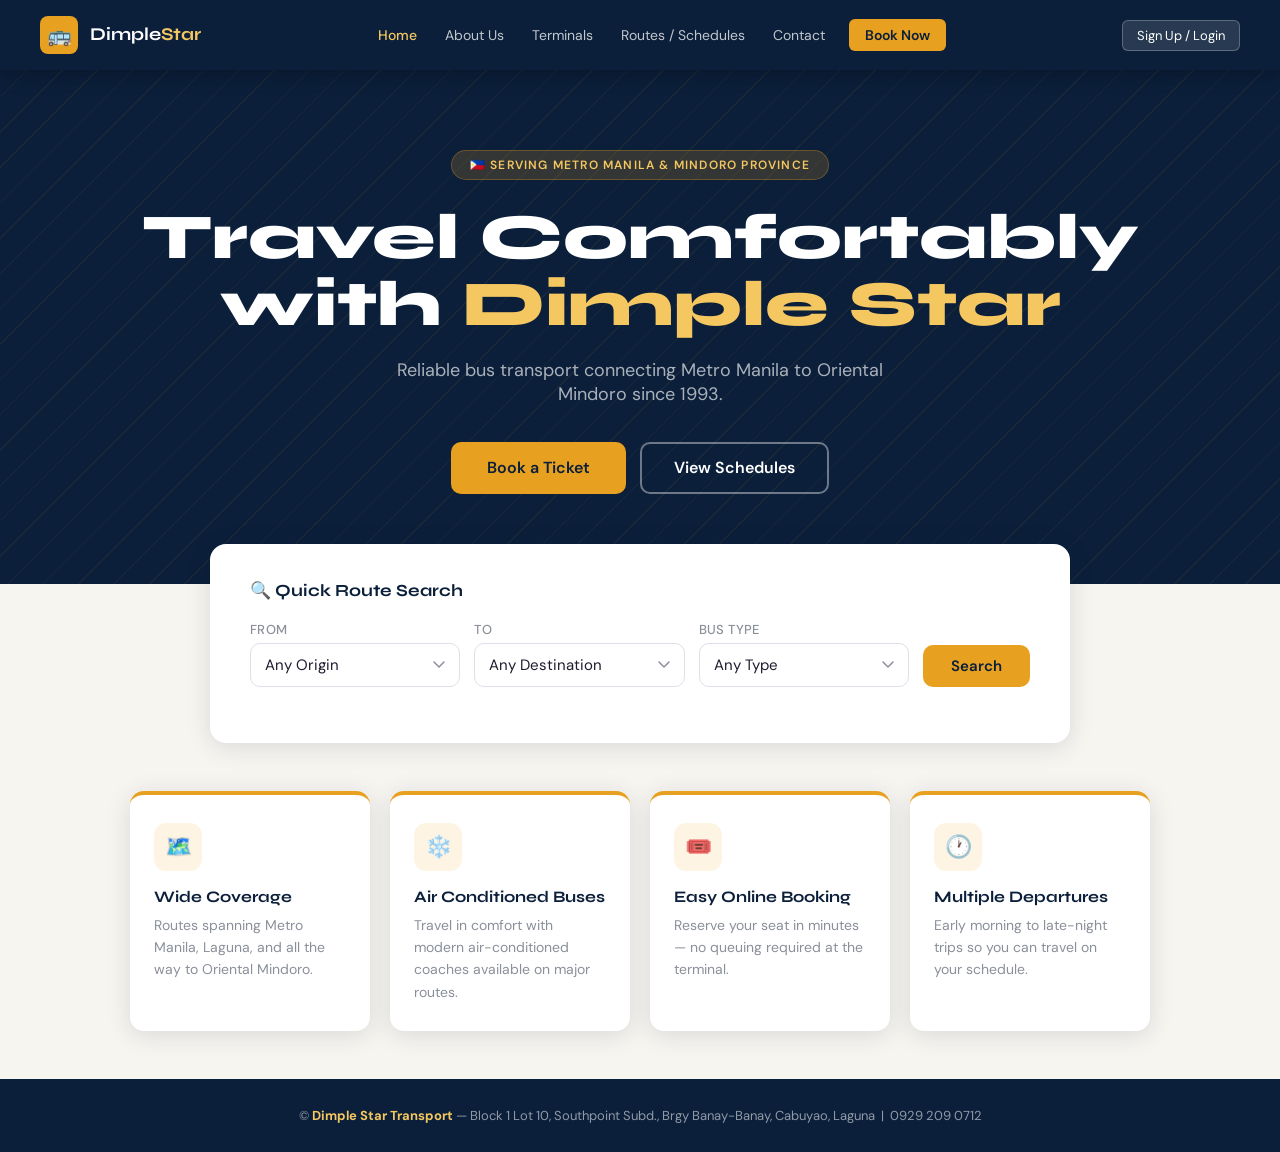
<file: index.html>
<!DOCTYPE html>
<html lang="en">
<head>
  <meta charset="UTF-8" />
  <meta name="viewport" content="width=device-width, initial-scale=1.0" />
  <title>Dimple Star Transport</title>
  <link rel="stylesheet" href="style.css" />
  <style>
    .hero {
      background: var(--navy);
      color: var(--white);
      padding: 80px 40px 90px;
      position: relative;
      overflow: hidden;
      text-align: center;
    }
    .hero::before {
      content: '';
      position: absolute; inset: 0;
      background: repeating-linear-gradient(
        -45deg, transparent 0, transparent 24px,
        rgba(232,160,32,.07) 24px, rgba(232,160,32,.07) 25px
      );
      pointer-events: none;
    }
    .hero-badge {
      display: inline-block;
      background: rgba(232,160,32,.18);
      color: var(--gold-lt);
      font-size: 12px;
      font-weight: 600;
      letter-spacing: .1em;
      text-transform: uppercase;
      padding: 6px 18px;
      border-radius: 20px;
      margin-bottom: 24px;
      border: 1px solid rgba(232,160,32,.3);
      position: relative;
    }
    .hero h1 {
      font-family: 'Syne', sans-serif;
      font-size: clamp(32px, 6vw, 64px);
      font-weight: 800;
      line-height: 1.05;
      margin-bottom: 20px;
      position: relative;
    }
    .hero h1 .gold { color: var(--gold-lt); }
    .hero p {
      font-size: 18px;
      color: rgba(255,255,255,.65);
      max-width: 520px;
      margin: 0 auto 36px;
      position: relative;
    }
    .hero-actions {
      display: flex; gap: 14px; justify-content: center;
      flex-wrap: wrap; position: relative;
    }

    /* Quick search floats up, overlapping the hero bottom */
    .quick-search {
      background: var(--white);
      border-radius: 16px;
      box-shadow: var(--shadow);
      padding: 36px 40px;
      max-width: 860px;
      margin: -40px auto 0;
      position: relative;
      z-index: 10;
    }
    .quick-search h2 {
      font-family: 'Syne', sans-serif;
      font-size: 17px;
      font-weight: 700;
      color: var(--navy);
      margin-bottom: 20px;
    }
    .qs-grid {
      display: grid;
      grid-template-columns: 1fr 1fr 1fr auto;
      gap: 14px;
      align-items: end;
    }

    .features {
      display: grid;
      grid-template-columns: repeat(auto-fit, minmax(220px, 1fr));
      gap: 20px;
      margin-top: 48px;
    }
    .feature-card {
      background: var(--white);
      border-radius: 14px;
      padding: 28px 24px;
      box-shadow: var(--shadow);
      border-top: 4px solid var(--gold);
    }
    .feature-icon {
      width: 48px; height: 48px;
      background: rgba(232,160,32,.12);
      border-radius: 12px;
      display: flex; align-items: center; justify-content: center;
      font-size: 22px;
      margin-bottom: 16px;
    }
    .feature-card h3 {
      font-family: 'Syne', sans-serif;
      font-weight: 700;
      font-size: 16px;
      color: var(--navy);
      margin-bottom: 8px;
    }
    .feature-card p { font-size: 14px; color: var(--gray); line-height: 1.6; }

    #search-results { margin-top: 24px; display: none; }
    #results-table-wrap { overflow-x: auto; border-radius: 10px; border: 1px solid #EAEDF3; }
    .no-results { text-align: center; color: var(--gray); padding: 32px; font-size: 15px; }

    /* ---- responsive ---- */
    @media (max-width: 700px) {
      .hero { padding: 60px 20px 70px; }
      .qs-grid { grid-template-columns: 1fr 1fr; }
      .qs-grid .field:nth-child(3),
      .qs-grid .field:nth-child(4) { grid-column: span 1; }
      .quick-search { padding: 24px 20px; margin: -28px 14px 0; }
    }
    @media (max-width: 480px) {
      .hero { padding: 48px 14px 60px; }
      .qs-grid { grid-template-columns: 1fr; }
      .quick-search { margin: -20px 10px 0; }
      .hero-actions .btn { width: 100%; max-width: 300px; }
    }
  </style>
</head>
<body>

<!-- HEADER -->
<header class="site-header">
  <a href="index.html" class="brand">
    <div class="brand-icon">🚌</div>
    <div class="brand-name">Dimple<span>Star</span></div>
  </a>
  <nav>
    <a href="index.html" class="active">Home</a>
    <a href="about.html">About Us</a>
    <a href="terminal.html">Terminals</a>
    <a href="routeschedule.html">Routes / Schedules</a>
    <a href="contact.html">Contact</a>
    <a href="book.html" class="book-btn">Book Now</a>
  </nav>
  <div class="nav-auth" id="nav-auth"></div>
  <button class="hamburger" id="hamburger" aria-label="Toggle menu" onclick="toggleMenu()">
    <span></span><span></span><span></span>
  </button>
</header>
<nav class="mobile-nav" id="mobile-nav">
  <a href="index.html" class="active">Home</a>
  <a href="about.html">About Us</a>
  <a href="terminal.html">Terminals</a>
  <a href="routeschedule.html">Routes / Schedules</a>
  <a href="contact.html">Contact</a>
  <a href="book.html" class="book-btn">Book Now</a>
</nav>

<!-- HERO -->
<section class="hero">
  <div class="hero-badge">🇵🇭 Serving Metro Manila &amp; Mindoro Province</div>
  <h1>Travel Comfortably<br/>with <span class="gold">Dimple Star</span></h1>
  <p>Reliable bus transport connecting Metro Manila to Oriental Mindoro since 1993.</p>
  <div class="hero-actions">
    <a href="book.html" class="btn btn-primary" style="font-size:16px;padding:14px 36px;">Book a Ticket</a>
    <a href="routeschedule.html" class="btn btn-outline" style="color:#fff;border-color:rgba(255,255,255,.4);font-size:16px;padding:14px 32px;">View Schedules</a>
  </div>
</section>

<!-- QUICK SEARCH -->
<div class="main-content" style="padding-top:0;">
  <div class="quick-search">
    <h2>🔍 Quick Route Search</h2>
    <div class="qs-grid">
      <div class="field">
        <label>From</label>
        <select id="qs-origin">
          <option value="">Any Origin</option>
        </select>
      </div>
      <div class="field">
        <label>To</label>
        <select id="qs-dest">
          <option value="">Any Destination</option>
        </select>
      </div>
      <div class="field">
        <label>Bus Type</label>
        <select id="qs-type">
          <option value="">Any Type</option>
          <option>Air Conditioned</option>
          <option>Ordinary</option>
        </select>
      </div>
      <div class="field">
        <button class="btn btn-primary" onclick="doSearch()" style="white-space:nowrap;">Search</button>
      </div>
    </div>

    <div id="search-results">
      <div id="results-table-wrap"></div>
    </div>
  </div>

  <!-- FEATURES -->
  <div class="features">
    <div class="feature-card">
      <div class="feature-icon">🗺️</div>
      <h3>Wide Coverage</h3>
      <p>Routes spanning Metro Manila, Laguna, and all the way to Oriental Mindoro.</p>
    </div>
    <div class="feature-card">
      <div class="feature-icon">❄️</div>
      <h3>Air Conditioned Buses</h3>
      <p>Travel in comfort with modern air-conditioned coaches available on major routes.</p>
    </div>
    <div class="feature-card">
      <div class="feature-icon">🎟️</div>
      <h3>Easy Online Booking</h3>
      <p>Reserve your seat in minutes — no queuing required at the terminal.</p>
    </div>
    <div class="feature-card">
      <div class="feature-icon">🕐</div>
      <h3>Multiple Departures</h3>
      <p>Early morning to late-night trips so you can travel on your schedule.</p>
    </div>
  </div>
</div>

<!-- FOOTER -->
<footer class="site-footer">
  <p>&copy; <strong>Dimple Star Transport</strong> — Block 1 Lot 10, Southpoint Subd., Brgy Banay-Banay, Cabuyao, Laguna &nbsp;|&nbsp; 0929 209 0712</p>
</footer>

<script src="data.js"></script>
<script>
  // Populate dropdowns from route data
  const origins = [...new Set(ROUTES.map(r => r.origin))].sort();
  const dests   = [...new Set(ROUTES.map(r => r.destination))].sort();
  const oSel = document.getElementById('qs-origin');
  const dSel = document.getElementById('qs-dest');
  origins.forEach(o => { const opt = document.createElement('option'); opt.value = opt.textContent = o; oSel.appendChild(opt); });
  dests.forEach(d => { const opt = document.createElement('option'); opt.value = opt.textContent = d; dSel.appendChild(opt); });

  function doSearch() {
    const origin = document.getElementById('qs-origin').value;
    const dest   = document.getElementById('qs-dest').value;
    const type   = document.getElementById('qs-type').value;

    let results = ROUTES.filter(r => {
      if (origin && r.origin.trim() !== origin.trim()) return false;
      if (dest   && r.destination !== dest) return false;
      if (type   && r.bustype !== type) return false;
      return true;
    });

    const wrap = document.getElementById('results-table-wrap');
    const section = document.getElementById('search-results');
    section.style.display = 'block';

    if (!results.length) {
      wrap.innerHTML = '<p class="no-results">No routes found matching your criteria. Try different options.</p>';
      return;
    }

    let html = `<table class="data-table">
      <thead><tr><th>Origin</th><th>Destination</th><th>Time</th><th>Bus Type</th><th>Price</th><th></th></tr></thead><tbody>`;
    results.forEach(r => {
      const badge = r.bustype === 'Air Conditioned' ? 'badge-ac' : 'badge-ord';
      html += `<tr>
        <td>${r.origin}</td>
        <td>${r.destination}</td>
        <td><strong>${r.time}</strong></td>
        <td><span class="badge ${badge}">${r.bustype}</span></td>
        <td><span class="badge badge-price">₱${r.price}</span></td>
        <td><a href="book.html?busid=${r.busid}" class="btn btn-primary" style="padding:6px 16px;font-size:13px;">Book</a></td>
      </tr>`;
    });
    html += '</tbody></table>';
    wrap.innerHTML = html;
  }

  renderNavAuth();
</script>

<script>
function toggleMenu() {
  var hb = document.getElementById('hamburger');
  var mn = document.getElementById('mobile-nav');
  if (hb) hb.classList.toggle('open');
  if (mn) mn.classList.toggle('open');
}
</script>
</body>
</html>
</file>
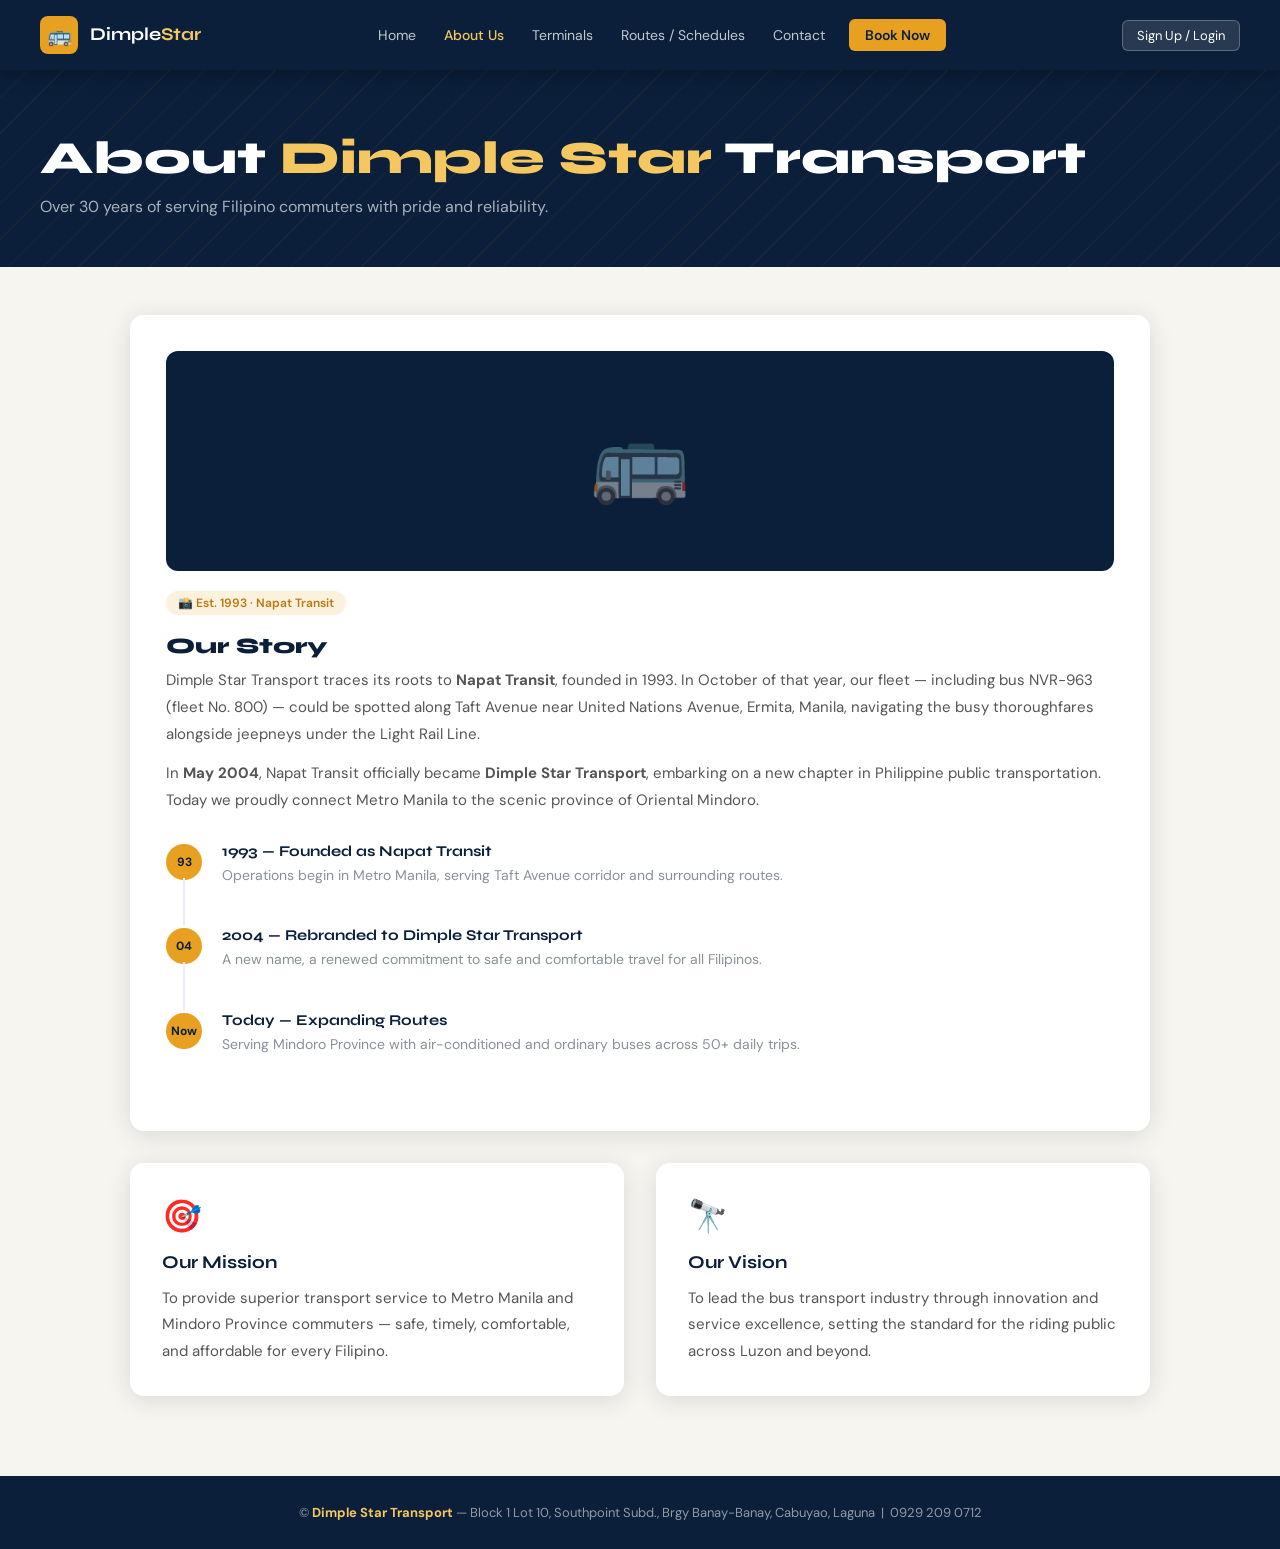
<file: about.html>
<!DOCTYPE html>
<html lang="en">
<head>
  <meta charset="UTF-8" />
  <meta name="viewport" content="width=device-width, initial-scale=1.0" />
  <title>About Us — Dimple Star Transport</title>
  <link rel="stylesheet" href="style.css" />
  <style>
    .about-grid { display: grid; grid-template-columns: 1fr 1fr; gap: 32px; margin-bottom: 32px; }
    @media (max-width: 700px) { .about-grid { grid-template-columns: 1fr; } }
    .about-card { background: var(--white); border-radius: 14px; padding: 32px; box-shadow: var(--shadow); }
    .about-card .icon { font-size: 32px; margin-bottom: 14px; }
    .about-card h3 { font-family:'Syne',sans-serif; font-size:18px; font-weight:700; color:var(--navy); margin-bottom:12px; }
    .about-card p { font-size:15px; color:#555; line-height:1.75; }
    .history-card { background: var(--white); border-radius: 14px; padding: 36px; box-shadow: var(--shadow); margin-bottom: 32px; }
    .history-card h2 { font-family:'Syne',sans-serif; font-size:22px; font-weight:800; color:var(--navy); margin-bottom:8px; }
    .history-card .tag { display:inline-block; background:rgba(232,160,32,.15); color:var(--gold-dk); font-size:12px; font-weight:600; padding:4px 12px; border-radius:20px; margin-bottom:18px; }
    .history-card p { font-size:15px; color:#555; line-height:1.8; margin-bottom:12px; }
    .timeline { display:flex; gap:0; flex-direction:column; margin-top:16px; }
    .tl-item { display:flex; gap:20px; padding-bottom:28px; position:relative; }
    .tl-item::before { content:''; position:absolute; left:17px; top:36px; bottom:0; width:2px; background:#EAEDF3; }
    .tl-item:last-child::before { display:none; }
    .tl-dot { width:36px; height:36px; border-radius:50%; background:var(--gold); color:var(--navy); display:flex; align-items:center; justify-content:center; font-weight:700; font-size:12px; flex-shrink:0; margin-top:2px; }
    .tl-body h4 { font-family:'Syne',sans-serif; font-weight:700; color:var(--navy); font-size:15px; margin-bottom:4px; }
    .tl-body p { font-size:14px; color:var(--gray); line-height:1.6; }
    .photo-frame {
      width:100%; border-radius:12px; overflow:hidden;
      background: var(--navy);
      height: 220px;
      display:flex; align-items:center; justify-content:center;
      color: rgba(255,255,255,.5);
      font-size: 80px;
      margin-bottom: 20px;
    }
  </style>
</head>
<body>

<header class="site-header">
  <a href="index.html" class="brand">
    <div class="brand-icon">🚌</div>
    <div class="brand-name">Dimple<span>Star</span></div>
  </a>
  <nav>
    <a href="index.html">Home</a>
    <a href="about.html" class="active">About Us</a>
    <a href="terminal.html">Terminals</a>
    <a href="routeschedule.html">Routes / Schedules</a>
    <a href="contact.html">Contact</a>
    <a href="book.html" class="book-btn">Book Now</a>
  </nav>
  <div class="nav-auth" id="nav-auth"></div>
  <button class="hamburger" id="hamburger" aria-label="Toggle menu" onclick="toggleMenu()">
    <span></span><span></span><span></span>
  </button>
</header>
<nav class="mobile-nav" id="mobile-nav">
  <a href="index.html">Home</a>
  <a href="about.html" class="active">About Us</a>
  <a href="terminal.html">Terminals</a>
  <a href="routeschedule.html">Routes / Schedules</a>
  <a href="contact.html">Contact</a>
  <a href="book.html" class="book-btn">Book Now</a>
</nav>

<section class="page-hero">
  <h1>About <span class="accent">Dimple Star</span> Transport</h1>
  <p>Over 30 years of serving Filipino commuters with pride and reliability.</p>
</section>

<div class="main-content">

  <!-- History Card -->
  <div class="history-card">
    <div class="photo-frame">🚌</div>
    <span class="tag">📸 Est. 1993 · Napat Transit</span>
    <h2>Our Story</h2>
    <p>
      Dimple Star Transport traces its roots to <strong>Napat Transit</strong>, founded in 1993. In October of that year,
      our fleet — including bus NVR-963 (fleet No. 800) — could be spotted along Taft Avenue near United Nations Avenue,
      Ermita, Manila, navigating the busy thoroughfares alongside jeepneys under the Light Rail Line.
    </p>
    <p>
      In <strong>May 2004</strong>, Napat Transit officially became <strong>Dimple Star Transport</strong>, embarking
      on a new chapter in Philippine public transportation. Today we proudly connect Metro Manila to the scenic
      province of Oriental Mindoro.
    </p>

    <div class="timeline" style="margin-top:28px;">
      <div class="tl-item">
        <div class="tl-dot">93</div>
        <div class="tl-body">
          <h4>1993 — Founded as Napat Transit</h4>
          <p>Operations begin in Metro Manila, serving Taft Avenue corridor and surrounding routes.</p>
        </div>
      </div>
      <div class="tl-item">
        <div class="tl-dot">04</div>
        <div class="tl-body">
          <h4>2004 — Rebranded to Dimple Star Transport</h4>
          <p>A new name, a renewed commitment to safe and comfortable travel for all Filipinos.</p>
        </div>
      </div>
      <div class="tl-item">
        <div class="tl-dot">Now</div>
        <div class="tl-body">
          <h4>Today — Expanding Routes</h4>
          <p>Serving Mindoro Province with air-conditioned and ordinary buses across 50+ daily trips.</p>
        </div>
      </div>
    </div>
  </div>

  <!-- Mission & Vision -->
  <div class="about-grid">
    <div class="about-card">
      <div class="icon">🎯</div>
      <h3>Our Mission</h3>
      <p>To provide superior transport service to Metro Manila and Mindoro Province commuters — safe, timely, comfortable, and affordable for every Filipino.</p>
    </div>
    <div class="about-card">
      <div class="icon">🔭</div>
      <h3>Our Vision</h3>
      <p>To lead the bus transport industry through innovation and service excellence, setting the standard for the riding public across Luzon and beyond.</p>
    </div>
  </div>

</div>

<footer class="site-footer">
  <p>&copy; <strong>Dimple Star Transport</strong> — Block 1 Lot 10, Southpoint Subd., Brgy Banay-Banay, Cabuyao, Laguna &nbsp;|&nbsp; 0929 209 0712</p>
</footer>

<script src="data.js"></script>
<script>renderNavAuth();</script>

<script>
function toggleMenu() {
  var hb = document.getElementById('hamburger');
  var mn = document.getElementById('mobile-nav');
  if (hb) hb.classList.toggle('open');
  if (mn) mn.classList.toggle('open');
}
</script>
</body>
</html>
</file>
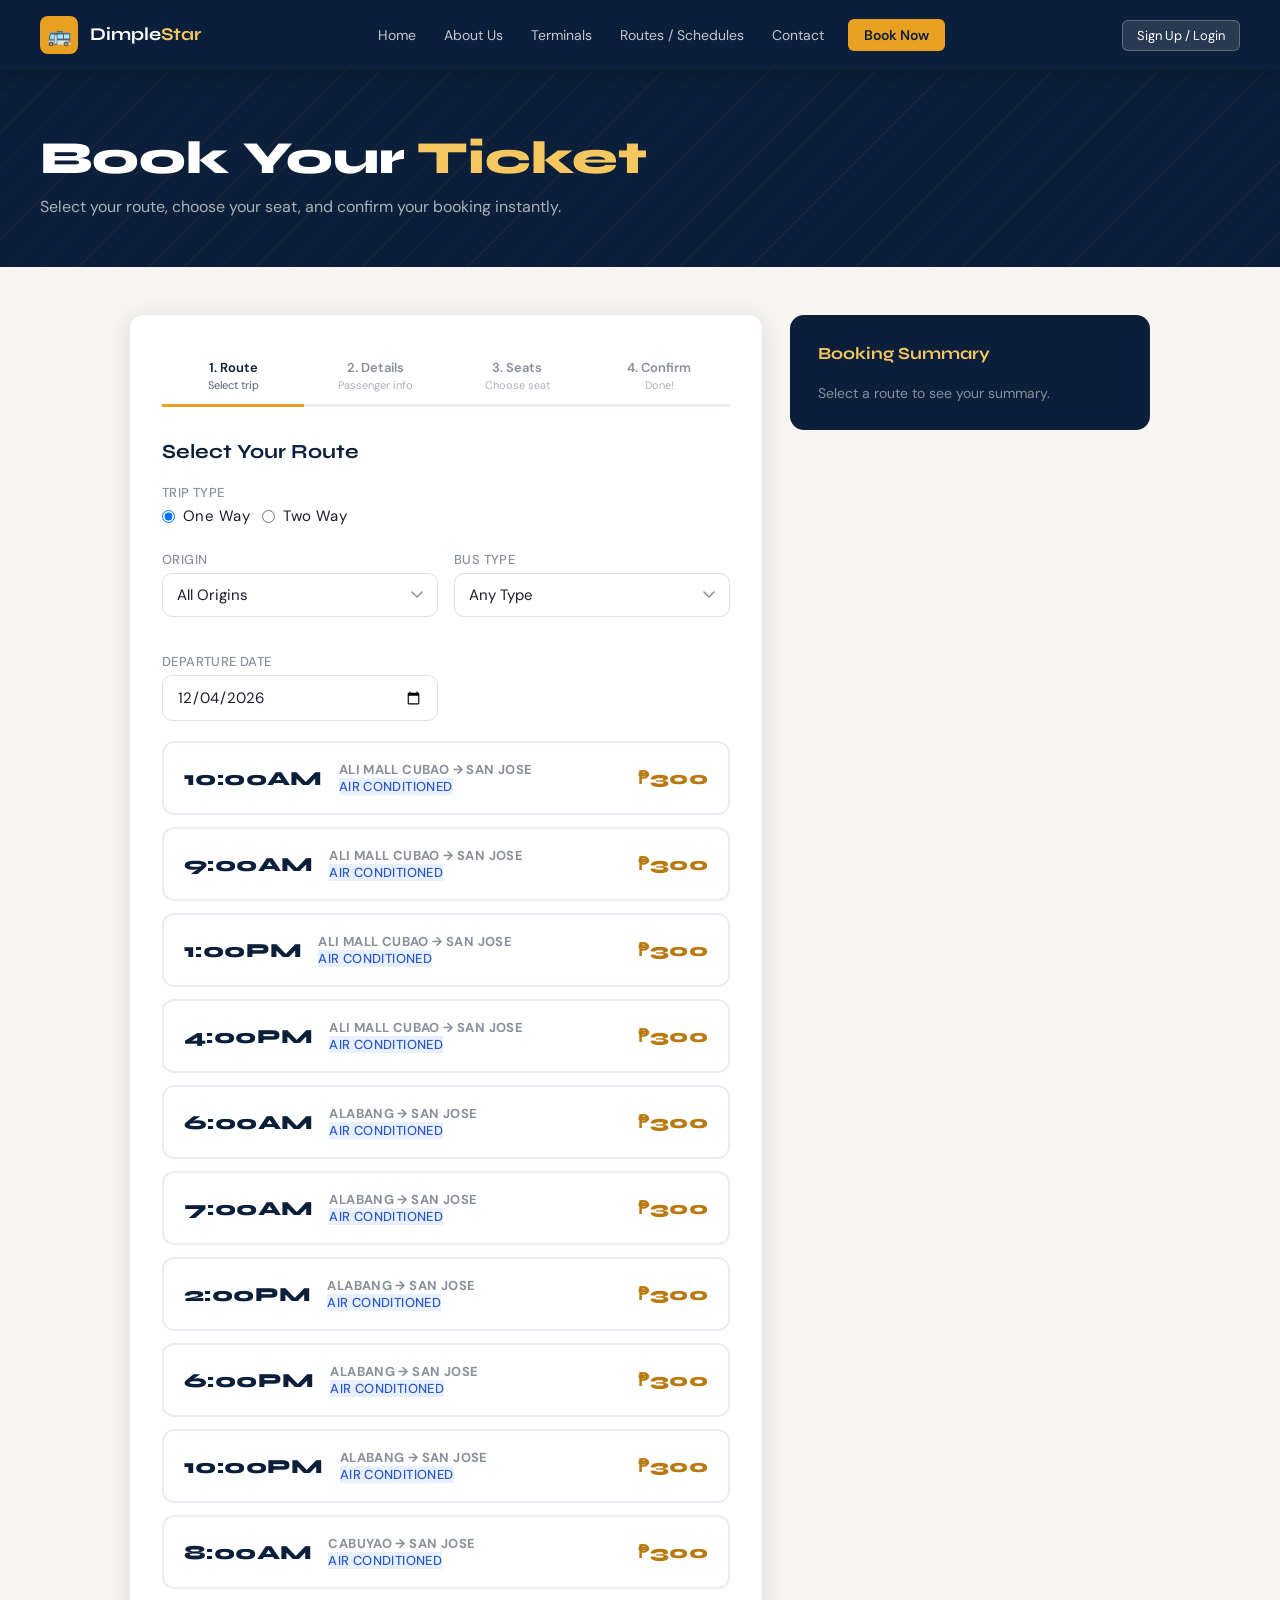
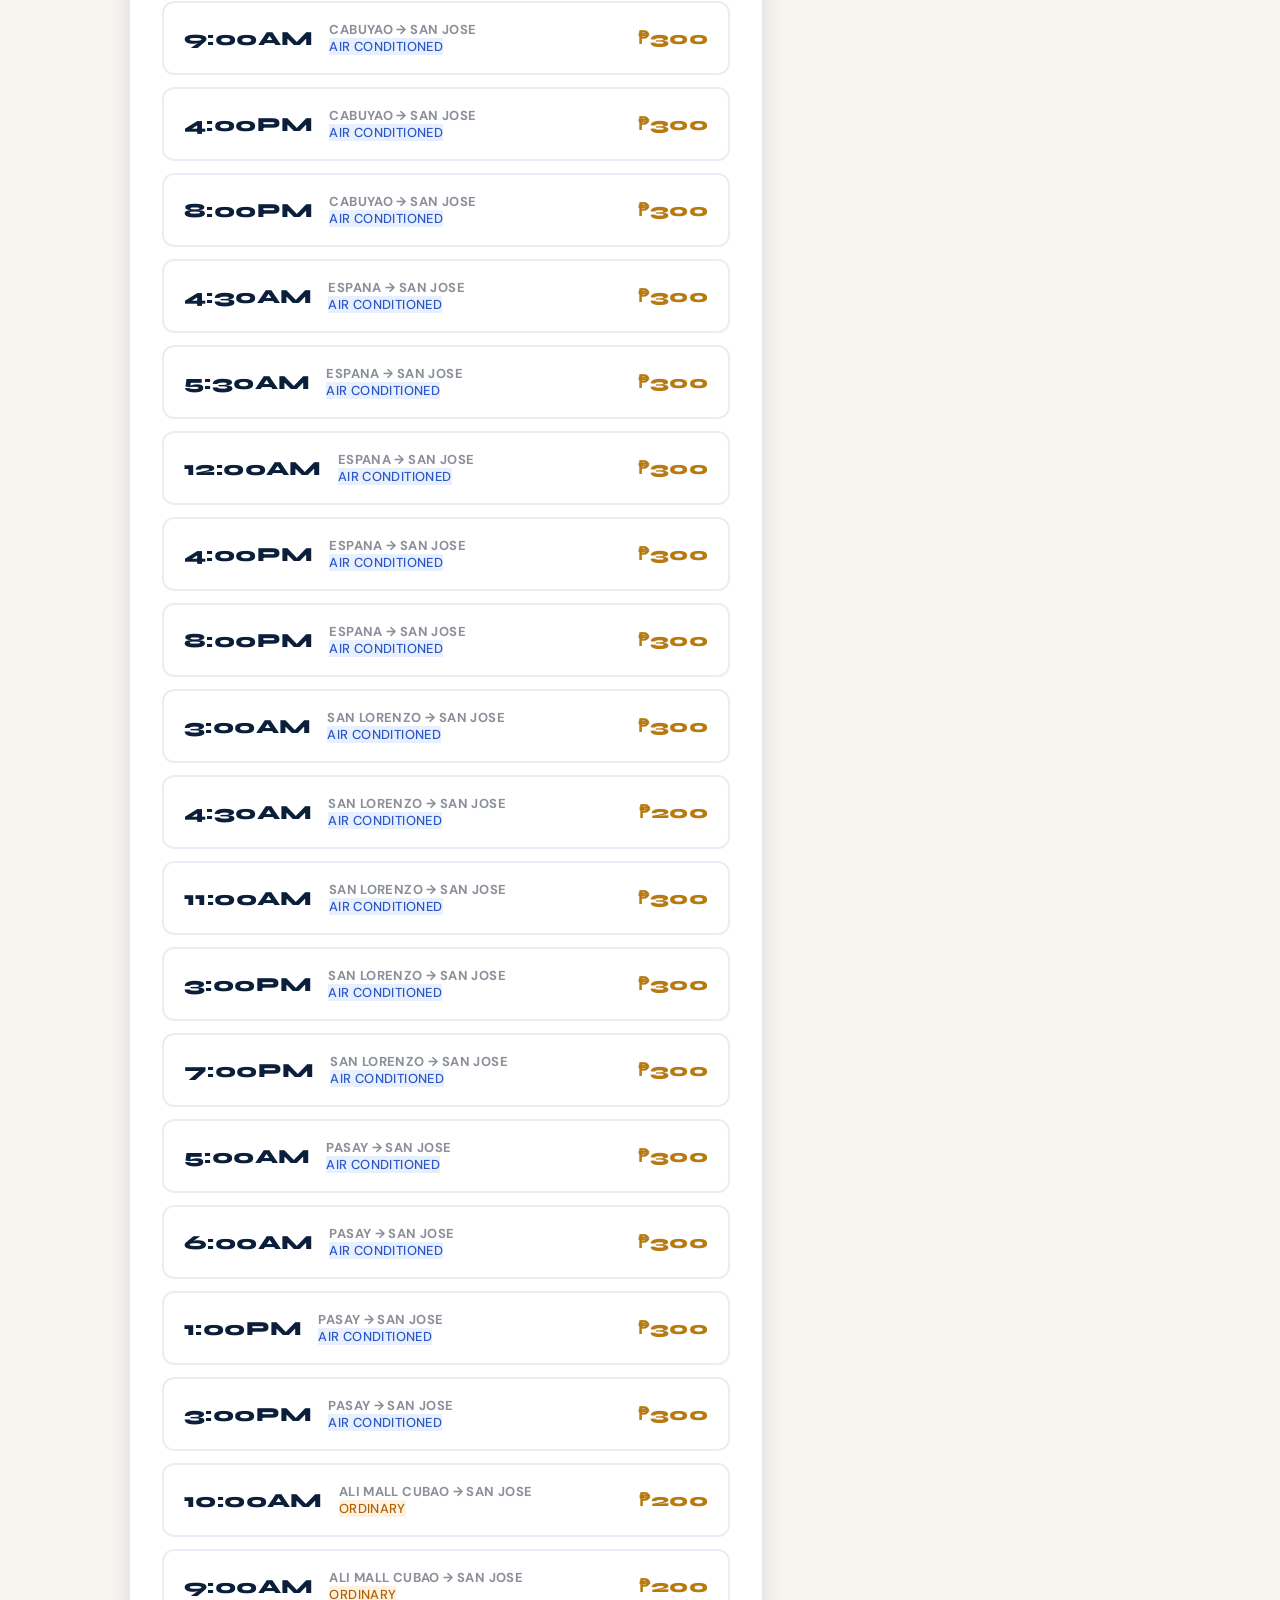
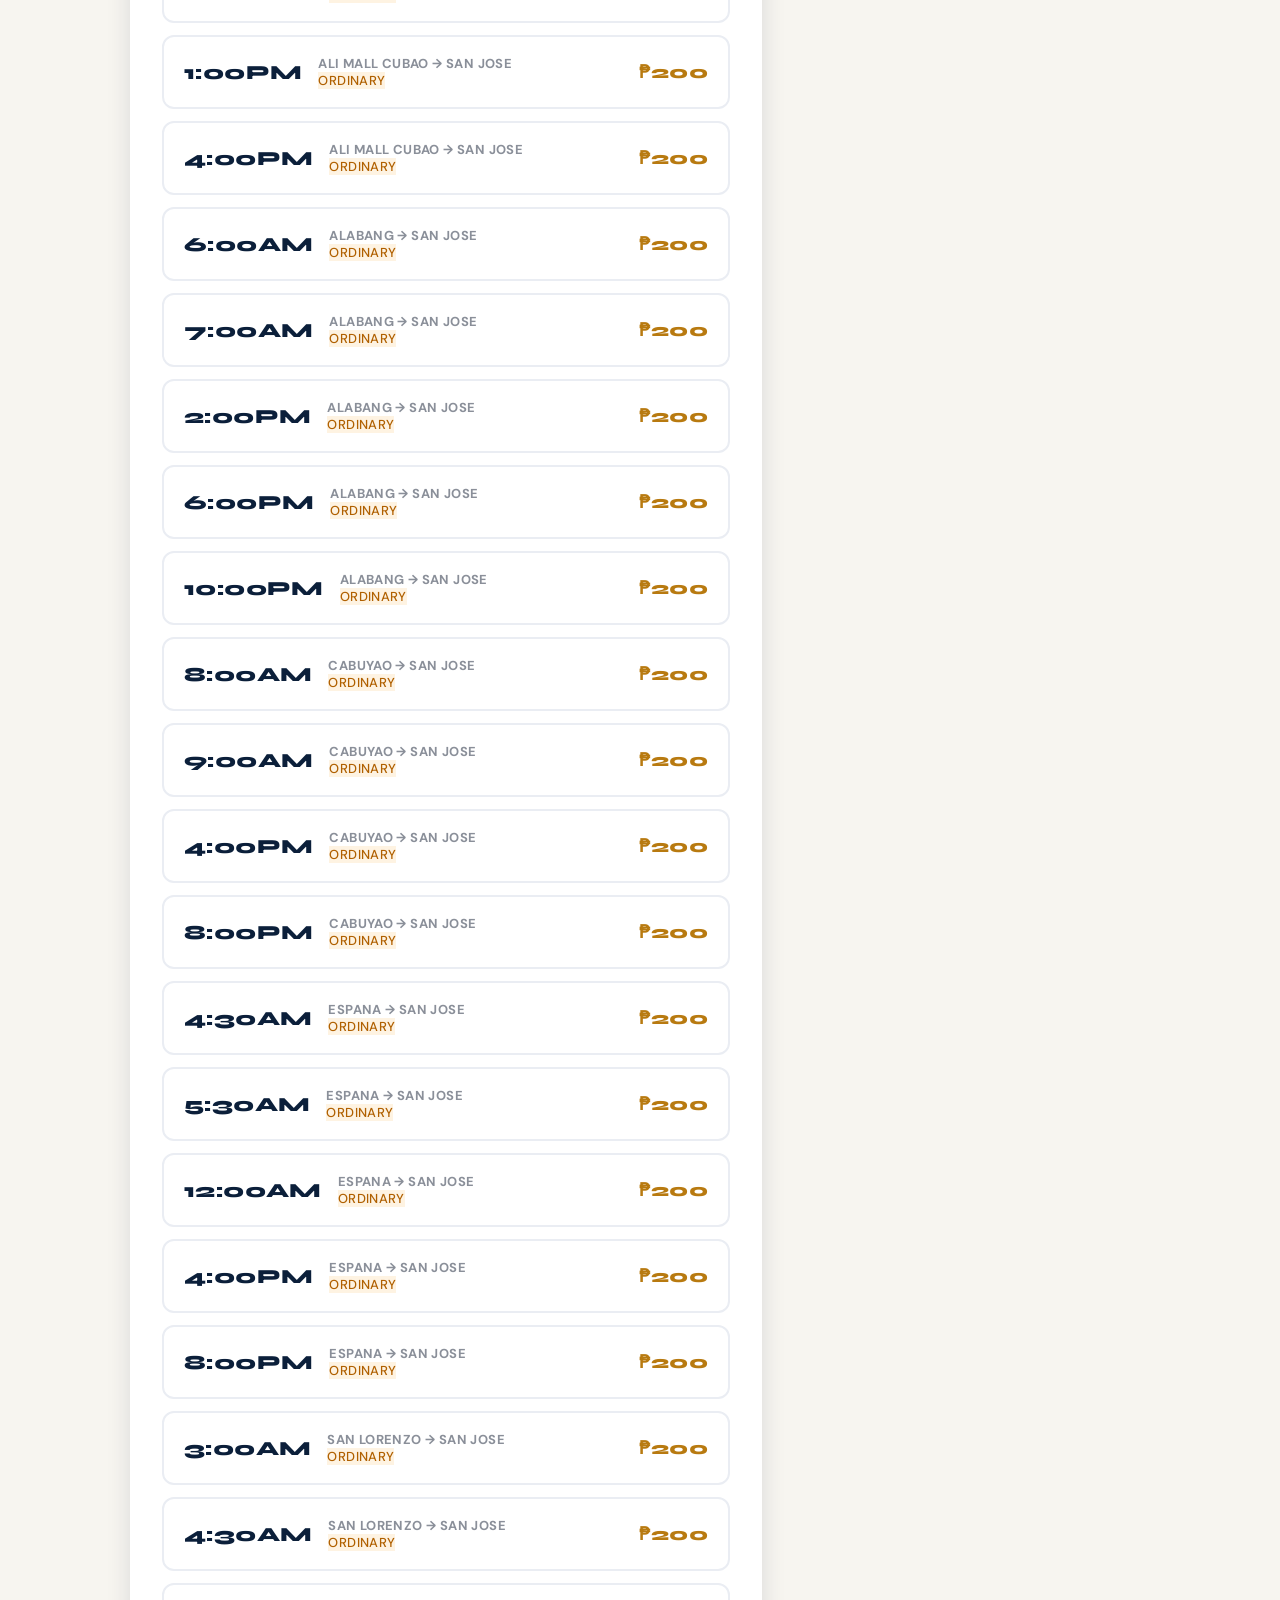
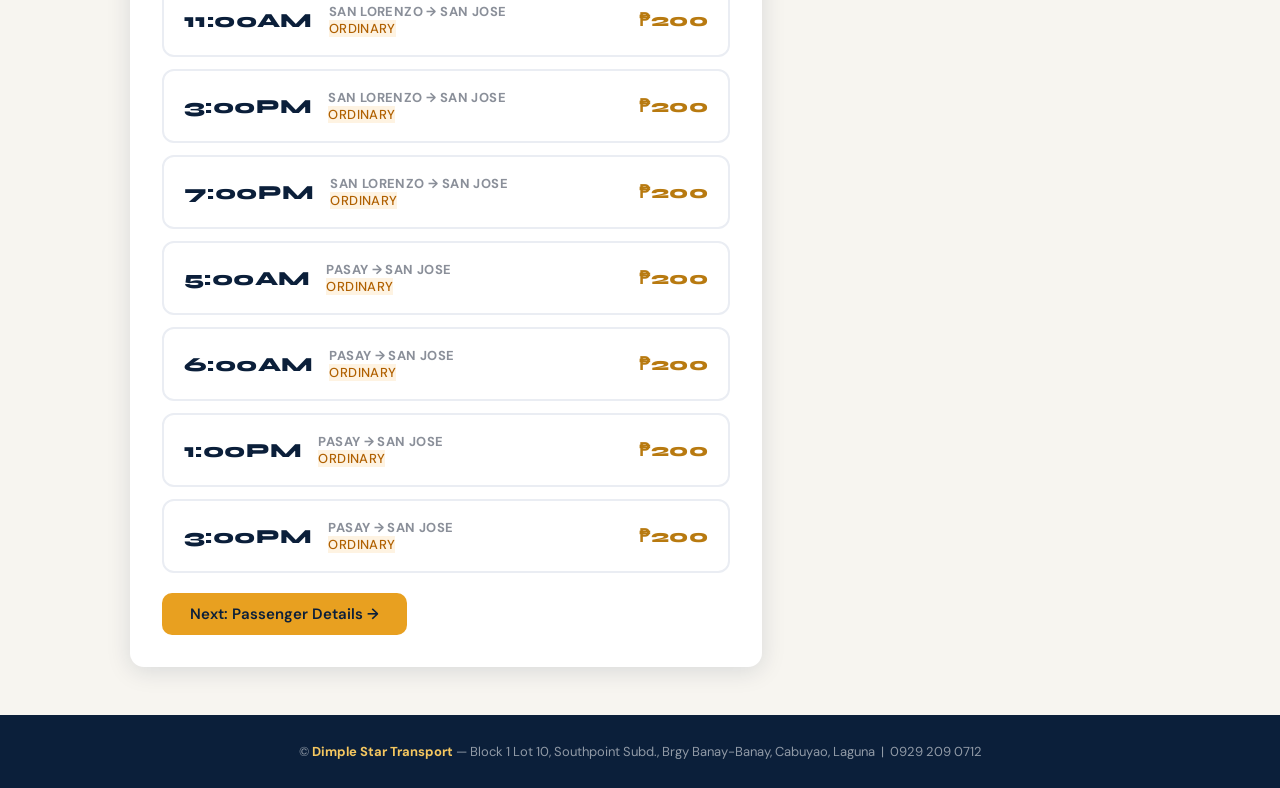
<file: book.html>
<!DOCTYPE html>
<html lang="en">
<head>
  <meta charset="UTF-8" />
  <meta name="viewport" content="width=device-width, initial-scale=1.0" />
  <title>Book Now — Dimple Star Transport</title>
  <link rel="stylesheet" href="style.css" />
  <style>
    .book-layout { display: grid; grid-template-columns: 1fr 360px; gap: 28px; }
    @media (max-width: 960px) { .book-layout { grid-template-columns: 1fr; } .summary-box { position: static; } }

    .step-bar { display:flex; gap:0; margin-bottom:32px; }
    .step { flex:1; text-align:center; padding:12px 8px; font-size:13px; font-weight:600; color:var(--gray); border-bottom:3px solid #EAEDF3; transition:.2s; }
    .step.active { color:var(--navy); border-bottom-color:var(--gold); }
    .step.done   { color:var(--gold-dk); border-bottom-color:var(--gold); }
    .step span { display:block; font-size:11px; font-weight:400; margin-top:2px; opacity:.7; }

    .form-section { display:none; }
    .form-section.visible { display:block; }

    .route-option {
      border:2px solid #EAEDF3; border-radius:12px; padding:18px 20px;
      cursor:pointer; transition:.2s; margin-bottom:12px; display:flex; gap:16px; align-items:center;
    }
    .route-option:hover { border-color:var(--gold); background:rgba(232,160,32,.04); }
    .route-option.selected { border-color:var(--gold); background:rgba(232,160,32,.08); }
    .route-option input[type=radio] { display:none; }
    .route-time { font-family:'Syne',sans-serif; font-size:20px; font-weight:800; color:var(--navy); min-width:80px; }
    .route-meta { flex:1; }
    .route-meta small { color:var(--gray); font-size:13px; }
    .route-price { font-family:'Syne',sans-serif; font-size:18px; font-weight:800; color:var(--gold-dk); }

    .seat-grid {
      display:grid; grid-template-columns: repeat(4, 1fr);
      gap:8px; margin:20px 0;
    }
    .seat {
      aspect-ratio:1; display:flex; align-items:center; justify-content:center;
      border:2px solid #DDE0E8; border-radius:8px;
      font-size:12px; font-weight:600; color:var(--gray);
      cursor:pointer; transition:.2s;
      background: var(--white);
    }
    .seat:hover:not(.taken) { border-color:var(--gold); color:var(--navy); background:rgba(232,160,32,.08); }
    .seat.selected { border-color:var(--gold); background:var(--gold); color:var(--navy); }
    .seat.taken { background:#F0F0F0; color:#ccc; cursor:not-allowed; border-color:#E8E8E8; }
    .seat-legend { display:flex; gap:20px; font-size:12px; color:var(--gray); margin-bottom:12px; flex-wrap:wrap; }
    .seat-legend span { display:flex; align-items:center; gap:6px; }
    .leg-box { width:14px; height:14px; border-radius:4px; border:2px solid; }

    .summary-box { background:var(--navy); color:var(--white); border-radius:14px; padding:28px; position:sticky; top:90px; }
    .summary-box h3 { font-family:'Syne',sans-serif; font-size:17px; font-weight:700; margin-bottom:20px; color:var(--gold-lt); }
    .sum-row { display:flex; justify-content:space-between; font-size:14px; padding:8px 0; border-bottom:1px solid rgba(255,255,255,.1); }
    .sum-row:last-of-type { border-bottom:none; }
    .sum-label { color:rgba(255,255,255,.6); }
    .sum-val { font-weight:500; }
    .sum-total { font-family:'Syne',sans-serif; font-size:22px; font-weight:800; color:var(--gold-lt); margin-top:16px; }

    .confirmation-box { text-align:center; padding:40px 20px; }
    .conf-icon { font-size:64px; margin-bottom:16px; }
    .conf-ticket { background:var(--navy); border-radius:14px; padding:28px; text-align:left; margin-top:24px; color:var(--white); }
    .conf-ticket .ticket-row { display:flex; justify-content:space-between; padding:8px 0; border-bottom:1px solid rgba(255,255,255,.1); font-size:14px; }
    .conf-ticket .ticket-row:last-child { border-bottom:none; }
    .conf-ticket .t-label { color:rgba(255,255,255,.55); }
    .conf-ticket .ticket-num { font-family:'Syne',sans-serif; font-size:28px; font-weight:800; color:var(--gold-lt); margin-bottom:16px; }
  </style>
</head>
<body>

<header class="site-header">
  <a href="index.html" class="brand">
    <div class="brand-icon">🚌</div>
    <div class="brand-name">Dimple<span>Star</span></div>
  </a>
  <nav>
    <a href="index.html">Home</a>
    <a href="about.html">About Us</a>
    <a href="terminal.html">Terminals</a>
    <a href="routeschedule.html">Routes / Schedules</a>
    <a href="contact.html">Contact</a>
    <a href="book.html" class="book-btn active">Book Now</a>
  </nav>
  <div class="nav-auth" id="nav-auth"></div>
  <button class="hamburger" id="hamburger" aria-label="Toggle menu" onclick="toggleMenu()">
    <span></span><span></span><span></span>
  </button>
</header>
<nav class="mobile-nav" id="mobile-nav">
  <a href="index.html">Home</a>
  <a href="about.html">About Us</a>
  <a href="terminal.html">Terminals</a>
  <a href="routeschedule.html">Routes / Schedules</a>
  <a href="contact.html">Contact</a>
  <a href="book.html" class="book-btn">Book Now</a>
</nav>

<section class="page-hero">
  <h1>Book Your <span class="accent">Ticket</span></h1>
  <p>Select your route, choose your seat, and confirm your booking instantly.</p>
</section>

<div class="main-content">
  <div class="book-layout">
    <!-- LEFT PANEL -->
    <div class="card">
      <!-- Step Bar -->
      <div class="step-bar">
        <div class="step active" id="tab1">1. Route<span>Select trip</span></div>
        <div class="step" id="tab2">2. Details<span>Passenger info</span></div>
        <div class="step" id="tab3">3. Seats<span>Choose seat</span></div>
        <div class="step" id="tab4">4. Confirm<span>Done!</span></div>
      </div>

      <!-- STEP 1: Route -->
      <div class="form-section visible" id="step1">
        <h2>Select Your Route</h2>
        <div class="field">
          <label>Trip Type</label>
          <div style="display:flex;gap:12px;">
            <label style="display:flex;align-items:center;gap:8px;text-transform:none;font-size:15px;color:var(--text);font-weight:400;cursor:pointer;">
              <input type="radio" name="way" value="1" checked id="oneWay"> One Way
            </label>
            <label style="display:flex;align-items:center;gap:8px;text-transform:none;font-size:15px;color:var(--text);font-weight:400;cursor:pointer;">
              <input type="radio" name="way" value="2" id="twoWay"> Two Way
            </label>
          </div>
        </div>

        <div style="display:grid;grid-template-columns:1fr 1fr;gap:16px;">
          <div class="field">
            <label>Origin</label>
            <select id="sel-origin" onchange="filterRoutes()">
              <option value="">All Origins</option>
            </select>
          </div>
          <div class="field">
            <label>Bus Type</label>
            <select id="sel-type" onchange="filterRoutes()">
              <option value="">Any Type</option>
              <option>Air Conditioned</option>
              <option>Ordinary</option>
            </select>
          </div>
          <div class="field">
            <label>Departure Date</label>
            <input type="date" id="dep-date" min="" />
          </div>
          <div class="field" id="return-field" style="display:none;">
            <label>Return Date</label>
            <input type="date" id="ret-date" />
          </div>
        </div>

        <div id="route-list"></div>
        <div id="route-error" class="alert alert-error">Please select a route to continue.</div>
        <button class="btn btn-primary" onclick="goStep(2)" style="margin-top:8px;">Next: Passenger Details →</button>
      </div>

      <!-- STEP 2: Details -->
      <div class="form-section" id="step2">
        <h2>Passenger Details</h2>
        <div style="display:grid;grid-template-columns:1fr 1fr;gap:16px;">
          <div class="field">
            <label>First Name</label>
            <input type="text" id="p-fname" placeholder="Juan" />
          </div>
          <div class="field">
            <label>Last Name</label>
            <input type="text" id="p-lname" placeholder="dela Cruz" />
          </div>
        </div>
        <div class="field">
          <label>Email Address</label>
          <input type="email" id="p-email" placeholder="juan@example.com" />
        </div>
        <div class="field">
          <label>Mobile Number</label>
          <input type="text" id="p-mobile" placeholder="09XX XXX XXXX" />
        </div>
        <div class="field">
          <label>Address</label>
          <input type="text" id="p-address" placeholder="Street, City, Province" />
        </div>
        <div class="field">
          <label>Number of Passengers</label>
          <input type="number" id="p-count" value="1" min="1" max="10" onchange="updateSeatCount()" />
        </div>
        <div id="details-error" class="alert alert-error">Please fill in all required fields.</div>
        <div style="display:flex;gap:12px;">
          <button class="btn btn-outline" onclick="goStep(1)">← Back</button>
          <button class="btn btn-primary" onclick="goStep(3)">Next: Choose Seats →</button>
        </div>
      </div>

      <!-- STEP 3: Seats -->
      <div class="form-section" id="step3">
        <h2>Choose Your Seat(s)</h2>
        <p style="font-size:14px;color:var(--gray);margin-bottom:16px;">Select <span id="need-seats" style="font-weight:600;color:var(--navy);">1</span> seat(s).</p>
        <div class="seat-legend">
          <span><span class="leg-box" style="background:#fff;border-color:#DDE0E8;"></span> Available</span>
          <span><span class="leg-box" style="background:var(--gold);border-color:var(--gold);"></span> Selected</span>
          <span><span class="leg-box" style="background:#F0F0F0;border-color:#E8E8E8;"></span> Taken</span>
        </div>
        <div class="seat-grid" id="seat-grid"></div>
        <div id="seat-error" class="alert alert-error">Please select the correct number of seats.</div>
        <div style="display:flex;gap:12px;">
          <button class="btn btn-outline" onclick="goStep(2)">← Back</button>
          <button class="btn btn-primary" onclick="goStep(4)">Confirm Booking →</button>
        </div>
      </div>

      <!-- STEP 4: Confirmation -->
      <div class="form-section" id="step4">
        <div class="confirmation-box">
          <div class="conf-icon">🎉</div>
          <h2 style="font-family:'Syne',sans-serif;font-weight:800;font-size:26px;color:var(--navy);">Booking Confirmed!</h2>
          <p style="color:var(--gray);margin-top:8px;">Your ticket has been reserved. Please arrive 30 minutes before departure.</p>
          <div class="conf-ticket">
            <div class="ticket-num" id="conf-ticketnum">TKT-000000</div>
            <div id="conf-details"></div>
          </div>
          <div style="margin-top:24px;display:flex;gap:12px;justify-content:center;flex-wrap:wrap;">
            <button class="btn btn-primary" onclick="window.print()">🖨️ Print Ticket</button>
            <a href="index.html" class="btn btn-outline">Back to Home</a>
          </div>
        </div>
      </div>
    </div>

    <!-- RIGHT: Summary -->
    <div>
      <div class="summary-box" id="summary-box">
        <h3>Booking Summary</h3>
        <div id="sum-content">
          <p style="color:rgba(255,255,255,.5);font-size:14px;">Select a route to see your summary.</p>
        </div>
      </div>
    </div>
  </div>
</div>

<footer class="site-footer">
  <p>&copy; <strong>Dimple Star Transport</strong> — Block 1 Lot 10, Southpoint Subd., Brgy Banay-Banay, Cabuyao, Laguna &nbsp;|&nbsp; 0929 209 0712</p>
</footer>

<script src="data.js"></script>
<script>
  // Preselect date
  const dateIn = document.getElementById('dep-date');
  dateIn.min = new Date().toISOString().split('T')[0];
  dateIn.value = dateIn.min;

  // Populate origins
  const origins = [...new Set(ROUTES.map(r => r.origin.trim()))].sort();
  const oSel = document.getElementById('sel-origin');
  origins.forEach(o => { const opt = document.createElement('option'); opt.value = opt.textContent = o; oSel.appendChild(opt); });

  // Two-way toggle
  document.querySelectorAll('[name=way]').forEach(r => {
    r.addEventListener('change', () => {
      document.getElementById('return-field').style.display = r.value === '2' ? 'block' : 'none';
    });
  });

  // Pre-select from URL
  const params = new URLSearchParams(location.search);
  const preBusid = params.get('busid');

  let selectedRoute = null;
  let selectedSeats = [];
  const TAKEN_SEATS = [7,8,9,10,11,12,13]; // from DB regs table

  function filterRoutes() {
    const origin = document.getElementById('sel-origin').value.trim();
    const type   = document.getElementById('sel-type').value;
    const filtered = ROUTES.filter(r => {
      if (origin && r.origin.trim() !== origin) return false;
      if (type   && r.bustype !== type) return false;
      return true;
    });
    renderRouteList(filtered);
  }

  function renderRouteList(list) {
    const el = document.getElementById('route-list');
    if (!list.length) { el.innerHTML = '<p style="color:var(--gray);padding:20px 0;">No routes match your filters.</p>'; return; }
    el.innerHTML = list.map(r => `
      <label class="route-option ${selectedRoute && selectedRoute.busid === r.busid ? 'selected' : ''}" onclick="selectRoute(${r.busid})">
        <input type="radio" name="route" value="${r.busid}" ${selectedRoute && selectedRoute.busid === r.busid ? 'checked' : ''} />
        <div class="route-time">${r.time}</div>
        <div class="route-meta">
          <strong>${r.origin} → ${r.destination}</strong><br>
          <small><span class="badge ${r.bustype==='Air Conditioned'?'badge-ac':'badge-ord'}">${r.bustype}</span></small>
        </div>
        <div class="route-price">₱${r.price}</div>
      </label>
    `).join('');
  }

  function selectRoute(busid) {
    selectedRoute = ROUTES.find(r => r.busid === busid);
    document.querySelectorAll('.route-option').forEach(el => el.classList.remove('selected'));
    event.currentTarget.classList.add('selected');
    updateSummary();
  }

  function updateSummary() {
    const count = parseInt(document.getElementById('p-count')?.value || 1);
    if (!selectedRoute) return;
    const total = selectedRoute.price * count;
    document.getElementById('sum-content').innerHTML = `
      <div class="sum-row"><span class="sum-label">Route</span><span class="sum-val">${selectedRoute.origin} → ${selectedRoute.destination}</span></div>
      <div class="sum-row"><span class="sum-label">Departure</span><span class="sum-val">${selectedRoute.time}</span></div>
      <div class="sum-row"><span class="sum-label">Bus Type</span><span class="sum-val">${selectedRoute.bustype}</span></div>
      <div class="sum-row"><span class="sum-label">Passengers</span><span class="sum-val">${count}</span></div>
      <div class="sum-row"><span class="sum-label">Price / pax</span><span class="sum-val">₱${selectedRoute.price}</span></div>
      <div class="sum-total">Total: ₱${total.toLocaleString()}</div>
    `;
  }

  function updateSeatCount() { updateSummary(); document.getElementById('need-seats').textContent = document.getElementById('p-count').value; }

  function buildSeatGrid() {
    const grid = document.getElementById('seat-grid');
    grid.innerHTML = '';
    selectedSeats = [];
    for (let i = 1; i <= 40; i++) {
      const div = document.createElement('div');
      div.className = 'seat' + (TAKEN_SEATS.includes(i) ? ' taken' : '');
      div.textContent = i;
      if (!TAKEN_SEATS.includes(i)) div.onclick = () => toggleSeat(i, div);
      grid.appendChild(div);
    }
  }

  function toggleSeat(num, el) {
    const need = parseInt(document.getElementById('p-count').value);
    if (el.classList.contains('selected')) {
      el.classList.remove('selected');
      selectedSeats = selectedSeats.filter(s => s !== num);
    } else {
      if (selectedSeats.length >= need) {
        alert(`You can only select ${need} seat(s). Deselect one first.`);
        return;
      }
      el.classList.add('selected');
      selectedSeats.push(num);
    }
  }

  function goStep(n) {
    // Validate
    if (n === 2 && !selectedRoute) {
      document.getElementById('route-error').classList.add('show'); return;
    }
    document.getElementById('route-error')?.classList.remove('show');

    if (n === 3) {
      const fname = document.getElementById('p-fname').value.trim();
      const lname = document.getElementById('p-lname').value.trim();
      const email = document.getElementById('p-email').value.trim();
      const mobile = document.getElementById('p-mobile').value.trim();
      if (!fname || !lname || !email || !mobile) {
        document.getElementById('details-error').classList.add('show'); return;
      }
      document.getElementById('details-error').classList.remove('show');
      document.getElementById('need-seats').textContent = document.getElementById('p-count').value;
      buildSeatGrid();
    }

    if (n === 4) {
      const need = parseInt(document.getElementById('p-count').value);
      if (selectedSeats.length !== need) {
        document.getElementById('seat-error').classList.add('show'); return;
      }
      document.getElementById('seat-error').classList.remove('show');
      // Save & show confirmation
      const booking = {
        name: document.getElementById('p-fname').value + ' ' + document.getElementById('p-lname').value,
        email: document.getElementById('p-email').value,
        mobile: document.getElementById('p-mobile').value,
        address: document.getElementById('p-address').value,
        bustype: selectedRoute.bustype,
        origin: selectedRoute.origin,
        destination: selectedRoute.destination,
        time: selectedRoute.time,
        price: selectedRoute.price * need,
        seats: selectedSeats.join(', '),
        date: document.getElementById('dep-date').value
      };
      const ticketNum = saveBooking(booking);
      document.getElementById('conf-ticketnum').textContent = 'TKT-' + ticketNum;
      document.getElementById('conf-details').innerHTML = `
        <div class="ticket-row"><span class="t-label">Passenger</span><span>${booking.name}</span></div>
        <div class="ticket-row"><span class="t-label">Route</span><span>${booking.origin} → ${booking.destination}</span></div>
        <div class="ticket-row"><span class="t-label">Departure</span><span>${booking.date} &nbsp; ${booking.time}</span></div>
        <div class="ticket-row"><span class="t-label">Bus Type</span><span>${booking.bustype}</span></div>
        <div class="ticket-row"><span class="t-label">Seats</span><span>${booking.seats}</span></div>
        <div class="ticket-row"><span class="t-label">Total Fare</span><span style="color:var(--gold-lt);font-weight:600;">₱${booking.price.toLocaleString()}</span></div>
      `;
    }

    // Switch steps
    for (let i = 1; i <= 4; i++) {
      document.getElementById('step'+i).classList.toggle('visible', i === n);
      const tab = document.getElementById('tab'+i);
      tab.classList.remove('active','done');
      if (i === n) tab.classList.add('active');
      if (i < n)  tab.classList.add('done');
    }
    updateSummary();
  }

  // Init
  filterRoutes();
  if (preBusid) {
    const r = ROUTES.find(r => r.busid == preBusid);
    if (r) {
      selectedRoute = r;
      document.getElementById('sel-origin').value = r.origin.trim();
      document.getElementById('sel-type').value = r.bustype;
      filterRoutes();
      updateSummary();
    }
  }
  renderNavAuth();
</script>

<script>
function toggleMenu() {
  var hb = document.getElementById('hamburger');
  var mn = document.getElementById('mobile-nav');
  if (hb) hb.classList.toggle('open');
  if (mn) mn.classList.toggle('open');
}
</script>
</body>
</html>
</file>
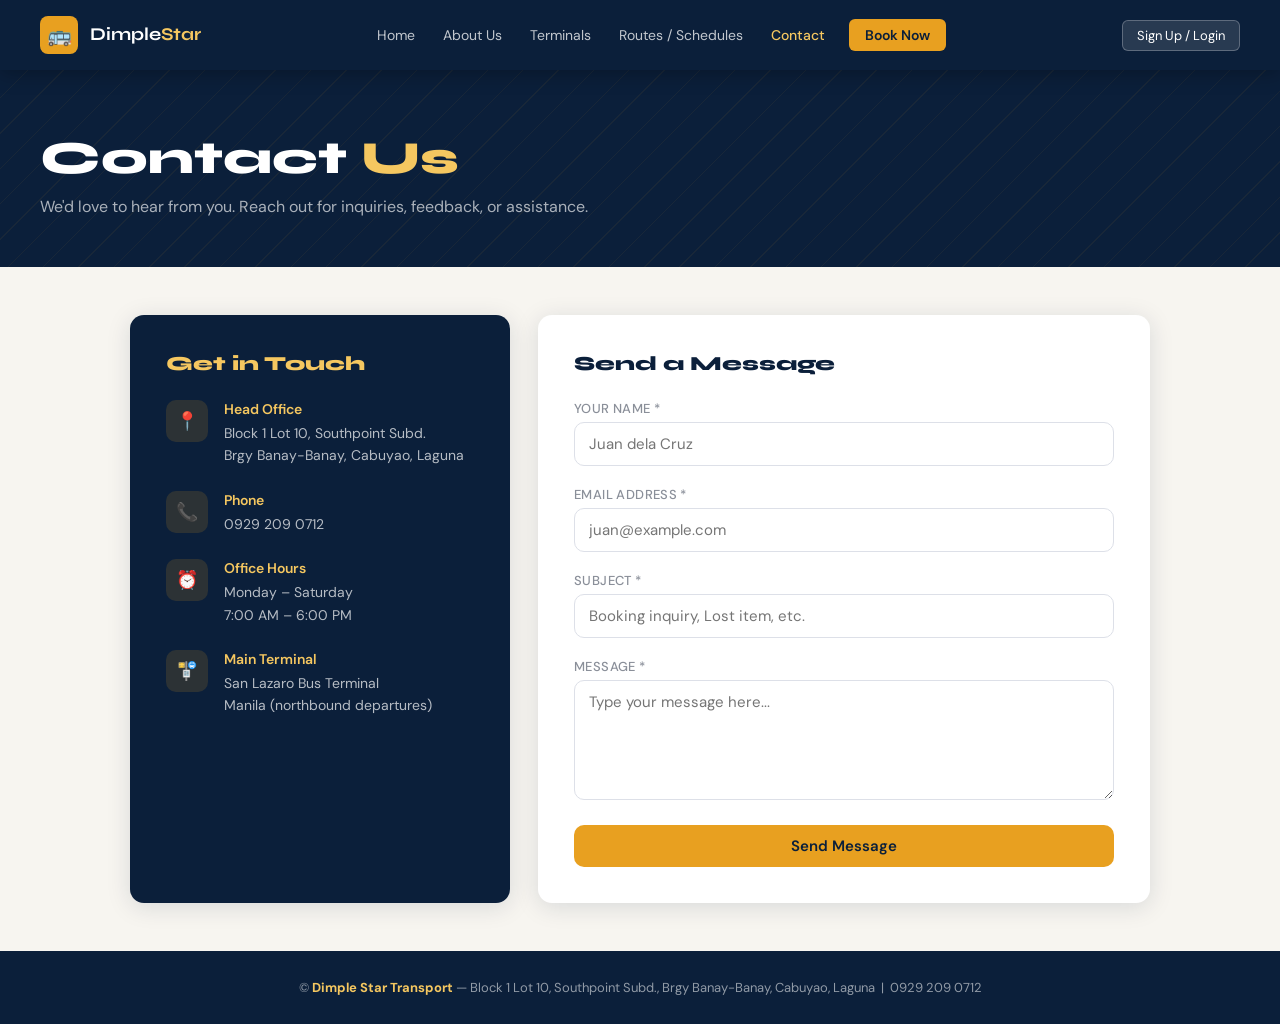
<file: contact.html>
<!DOCTYPE html>
<html lang="en">
<head>
  <meta charset="UTF-8" />
  <meta name="viewport" content="width=device-width, initial-scale=1.0" />
  <title>Contact Us — Dimple Star Transport</title>
  <link rel="stylesheet" href="style.css" />
  <style>
    .contact-layout { display:grid; grid-template-columns:380px 1fr; gap:28px; }
    @media (max-width:860px) { .contact-layout { grid-template-columns:1fr; } .info-card { order: 2; } .form-card { order: 1; } }
    .info-card { background:var(--navy); color:var(--white); border-radius:14px; padding:36px; box-shadow:var(--shadow); }
    .info-card h3 { font-family:'Syne',sans-serif; font-size:20px; font-weight:800; margin-bottom:24px; color:var(--gold-lt); }
    .info-item { display:flex; gap:16px; margin-bottom:24px; align-items:flex-start; }
    .info-icon { width:42px;height:42px; background:rgba(232,160,32,.15); border-radius:10px; display:flex;align-items:center;justify-content:center; font-size:18px; flex-shrink:0; }
    .info-item h4 { font-weight:600; font-size:14px; color:var(--gold-lt); margin-bottom:4px; }
    .info-item p { font-size:14px; color:rgba(255,255,255,.7); line-height:1.6; }
    .form-card { background:var(--white); border-radius:14px; padding:36px; box-shadow:var(--shadow); }
    .form-card h3 { font-family:'Syne',sans-serif; font-size:20px; font-weight:800; color:var(--navy); margin-bottom:24px; }
    textarea { min-height:120px; resize:vertical; }
  </style>
</head>
<body>

<header class="site-header">
  <a href="index.html" class="brand">
    <div class="brand-icon">🚌</div>
    <div class="brand-name">Dimple<span>Star</span></div>
  </a>
  <nav>
    <a href="index.html">Home</a>
    <a href="about.html">About Us</a>
    <a href="terminal.html">Terminals</a>
    <a href="routeschedule.html">Routes / Schedules</a>
    <a href="contact.html" class="active">Contact</a>
    <a href="book.html" class="book-btn">Book Now</a>
  </nav>
  <div class="nav-auth" id="nav-auth"></div>
  <button class="hamburger" id="hamburger" aria-label="Toggle menu" onclick="toggleMenu()">
    <span></span><span></span><span></span>
  </button>
</header>
<nav class="mobile-nav" id="mobile-nav">
  <a href="index.html">Home</a>
  <a href="about.html">About Us</a>
  <a href="terminal.html">Terminals</a>
  <a href="routeschedule.html">Routes / Schedules</a>
  <a href="contact.html" class="active">Contact</a>
  <a href="book.html" class="book-btn">Book Now</a>
</nav>

<section class="page-hero">
  <h1>Contact <span class="accent">Us</span></h1>
  <p>We'd love to hear from you. Reach out for inquiries, feedback, or assistance.</p>
</section>

<div class="main-content">
  <div class="contact-layout">

    <!-- Info -->
    <div class="info-card">
      <h3>Get in Touch</h3>
      <div class="info-item">
        <div class="info-icon">📍</div>
        <div>
          <h4>Head Office</h4>
          <p>Block 1 Lot 10, Southpoint Subd.<br>Brgy Banay-Banay, Cabuyao, Laguna</p>
        </div>
      </div>
      <div class="info-item">
        <div class="info-icon">📞</div>
        <div>
          <h4>Phone</h4>
          <p>0929 209 0712</p>
        </div>
      </div>
      <div class="info-item">
        <div class="info-icon">⏰</div>
        <div>
          <h4>Office Hours</h4>
          <p>Monday – Saturday<br>7:00 AM – 6:00 PM</p>
        </div>
      </div>
      <div class="info-item">
        <div class="info-icon">🚏</div>
        <div>
          <h4>Main Terminal</h4>
          <p>San Lazaro Bus Terminal<br>Manila (northbound departures)</p>
        </div>
      </div>
    </div>

    <!-- Form -->
    <div class="form-card">
      <h3>Send a Message</h3>
      <div id="msg-success" class="alert alert-success">Thank you! Your message has been sent.</div>
      <div id="msg-error" class="alert alert-error">Please fill in all required fields.</div>
      <div class="field">
        <label>Your Name *</label>
        <input type="text" id="c-name" placeholder="Juan dela Cruz" />
      </div>
      <div class="field">
        <label>Email Address *</label>
        <input type="email" id="c-email" placeholder="juan@example.com" />
      </div>
      <div class="field">
        <label>Subject *</label>
        <input type="text" id="c-subject" placeholder="Booking inquiry, Lost item, etc." />
      </div>
      <div class="field">
        <label>Message *</label>
        <textarea id="c-message" placeholder="Type your message here..."></textarea>
      </div>
      <button class="btn btn-primary btn-full" onclick="sendMessage()">Send Message</button>
    </div>

  </div>
</div>

<footer class="site-footer">
  <p>&copy; <strong>Dimple Star Transport</strong> — Block 1 Lot 10, Southpoint Subd., Brgy Banay-Banay, Cabuyao, Laguna &nbsp;|&nbsp; 0929 209 0712</p>
</footer>

<script src="data.js"></script>
<script>
  function sendMessage() {
    const name    = document.getElementById('c-name').value.trim();
    const email   = document.getElementById('c-email').value.trim();
    const subject = document.getElementById('c-subject').value.trim();
    const message = document.getElementById('c-message').value.trim();
    const err = document.getElementById('msg-error');
    const ok  = document.getElementById('msg-success');
    err.classList.remove('show'); ok.classList.remove('show');
    if (!name || !email || !subject || !message) { err.classList.add('show'); return; }
    // Simulate send — store in sessionStorage as mock
    const msgs = JSON.parse(sessionStorage.getItem('ds_messages') || '[]');
    msgs.push({ name, email, subject, message, at: new Date().toISOString() });
    sessionStorage.setItem('ds_messages', JSON.stringify(msgs));
    ok.classList.add('show');
    document.getElementById('c-name').value = '';
    document.getElementById('c-email').value = '';
    document.getElementById('c-subject').value = '';
    document.getElementById('c-message').value = '';
  }
  renderNavAuth();
</script>

<script>
function toggleMenu() {
  var hb = document.getElementById('hamburger');
  var mn = document.getElementById('mobile-nav');
  if (hb) hb.classList.toggle('open');
  if (mn) mn.classList.toggle('open');
}
</script>
</body>
</html>
</file>
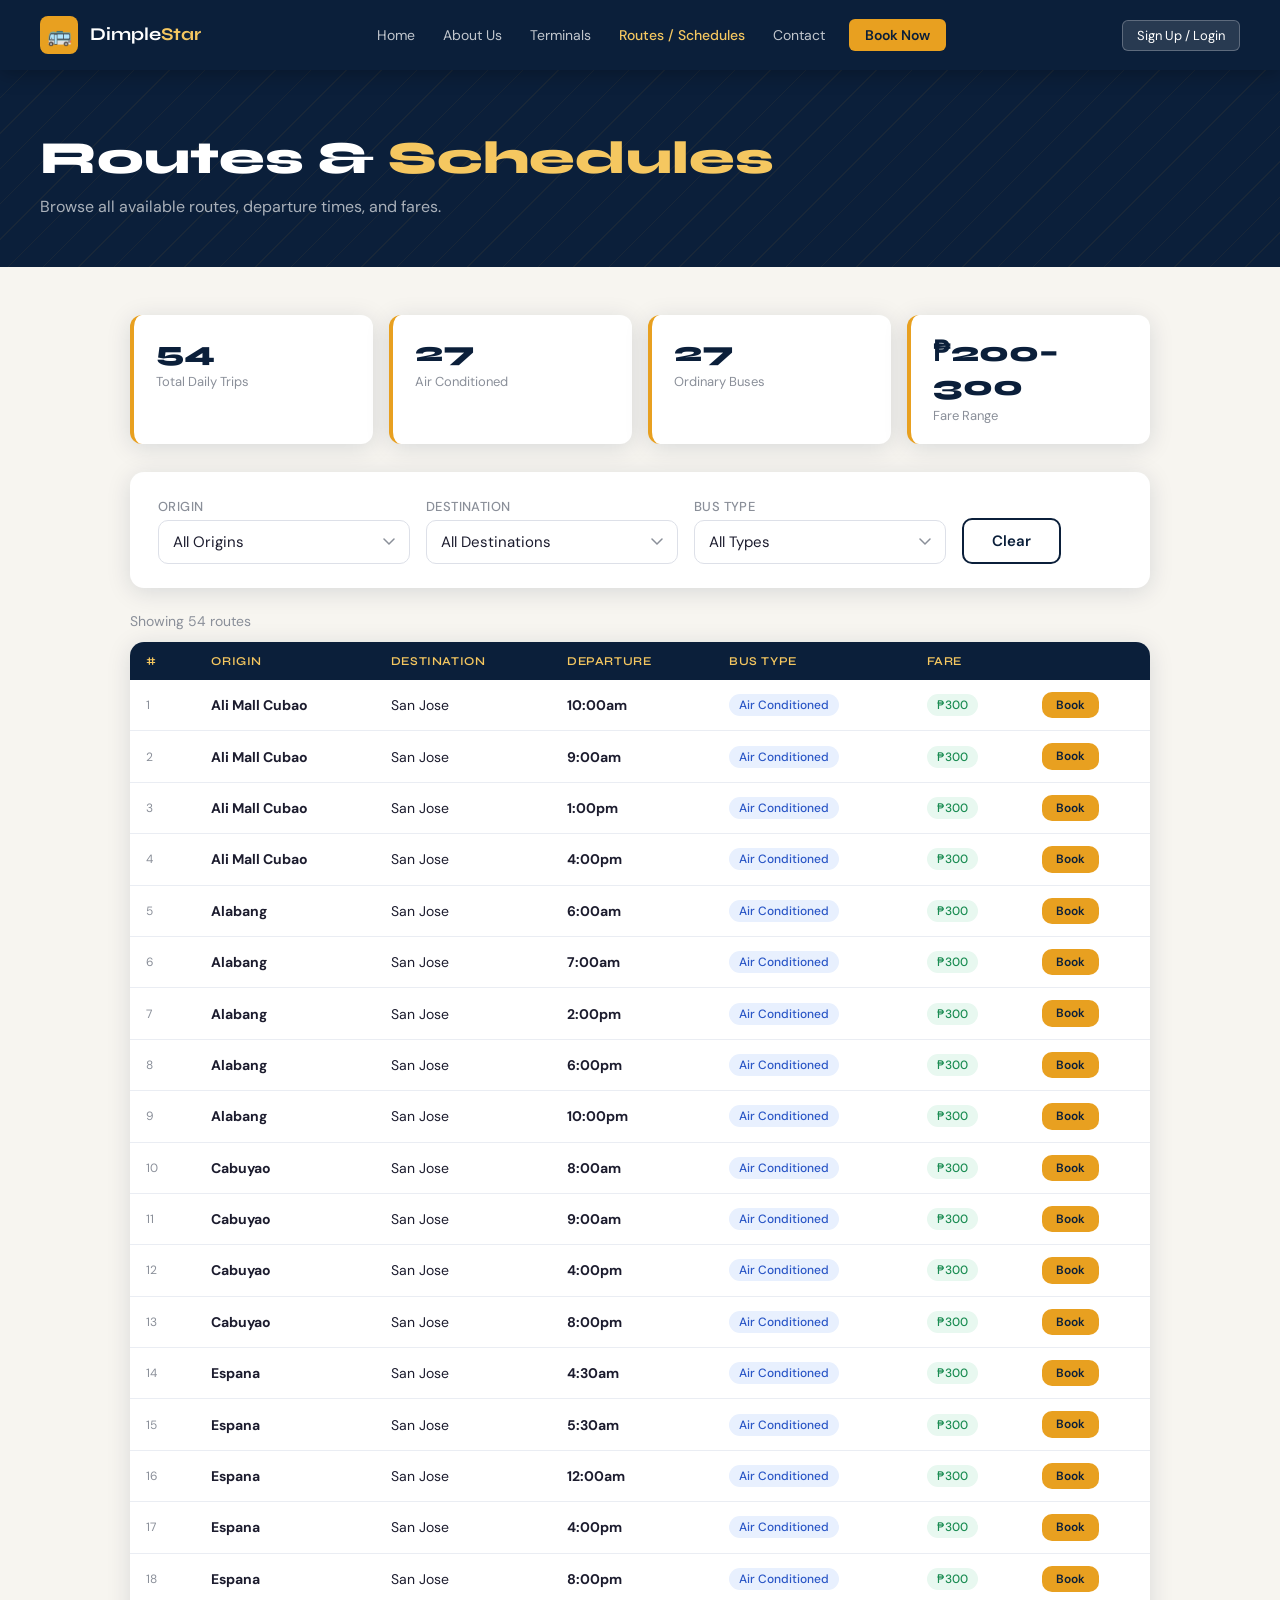
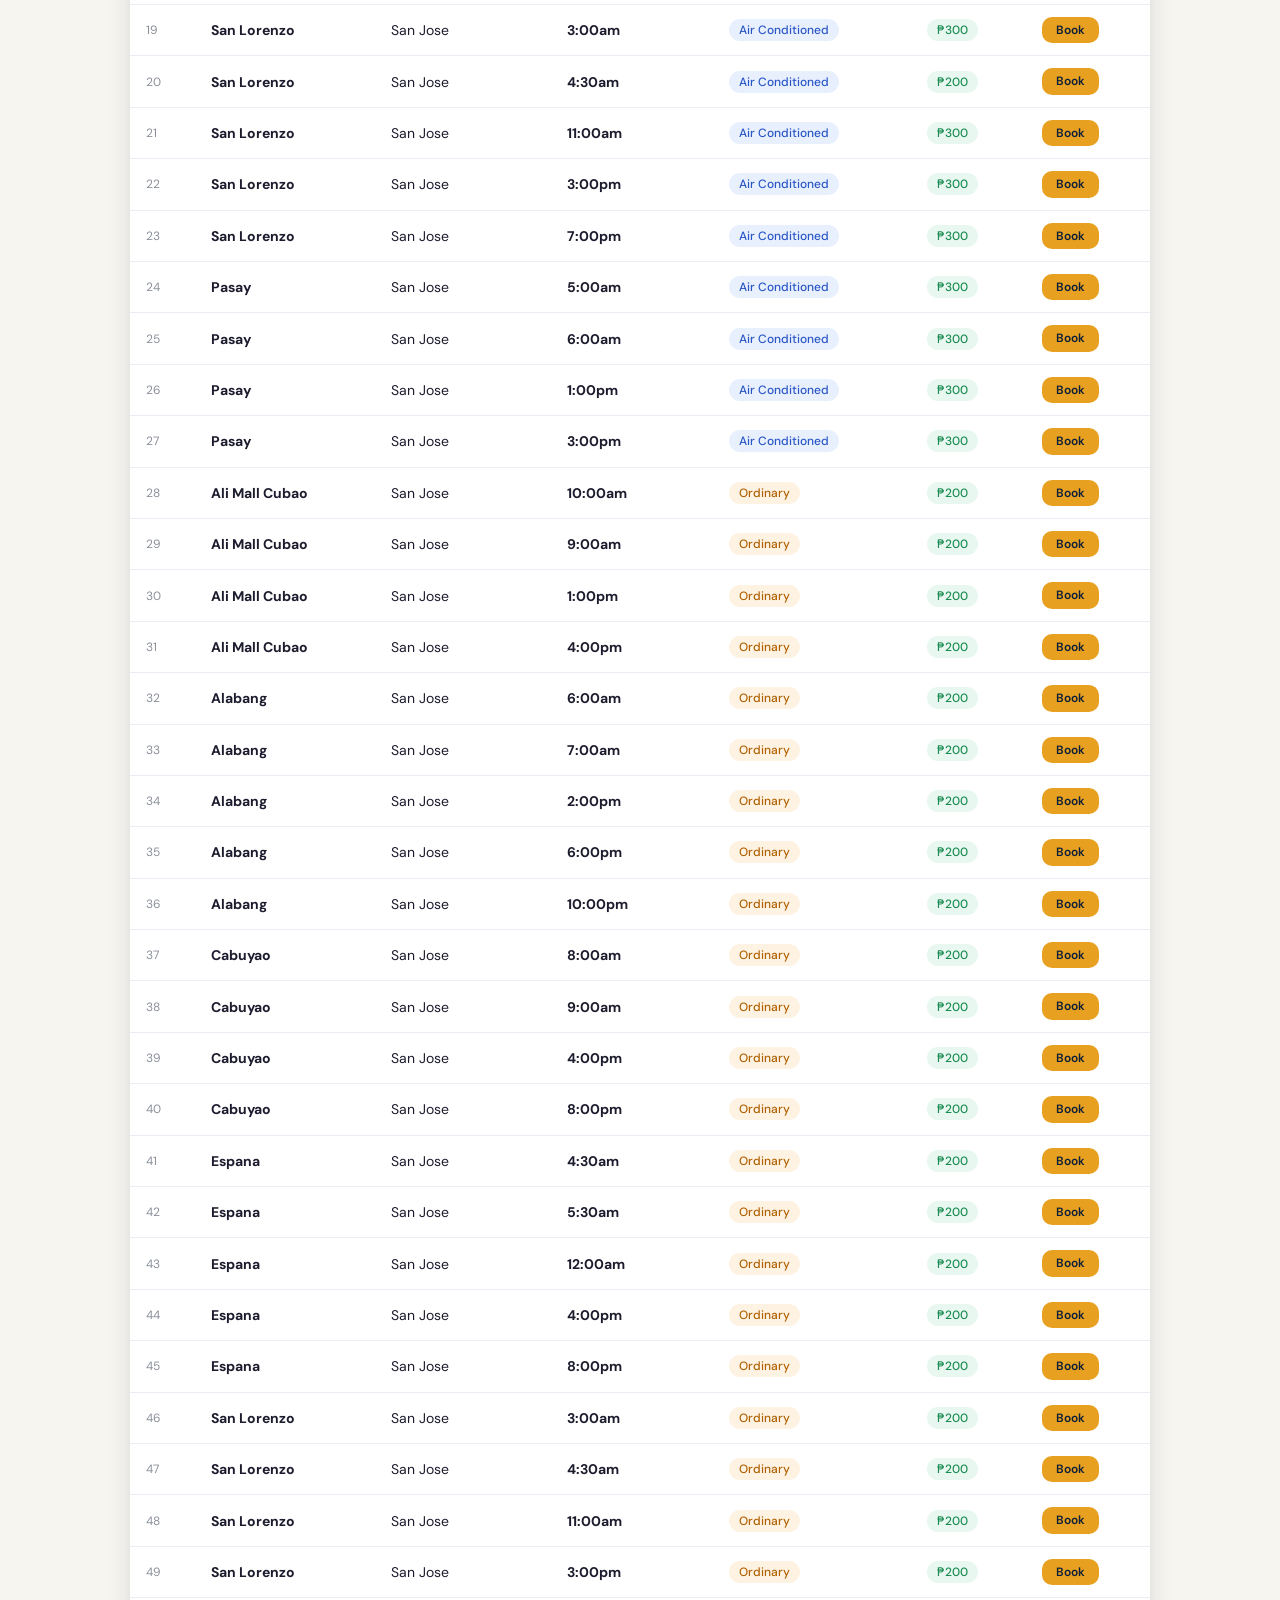
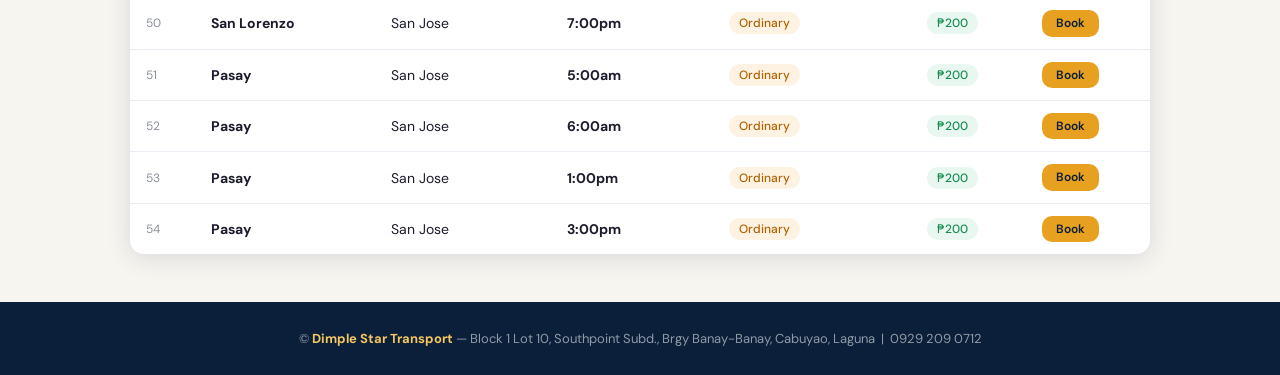
<file: routeschedule.html>
<!DOCTYPE html>
<html lang="en">
<head>
  <meta charset="UTF-8" />
  <meta name="viewport" content="width=device-width, initial-scale=1.0" />
  <title>Routes & Schedules — Dimple Star Transport</title>
  <link rel="stylesheet" href="style.css" />
  <style>
    .filter-bar { background:var(--white); border-radius:14px; padding:24px 28px; box-shadow:var(--shadow); margin-bottom:24px; display:flex; gap:16px; flex-wrap:wrap; align-items:flex-end; }
    .filter-bar .field { flex:1; min-width:160px; margin-bottom:0; }
    .stats { display:grid; grid-template-columns:repeat(auto-fit,minmax(160px,1fr)); gap:16px; margin-bottom:28px; }
    .stat-card { background:var(--white); border-radius:12px; padding:20px 22px; box-shadow:var(--shadow); border-left:4px solid var(--gold); }
    .stat-card .num { font-family:'Syne',sans-serif; font-size:28px; font-weight:800; color:var(--navy); }
    .stat-card .lbl { font-size:13px; color:var(--gray); margin-top:4px; }
    .table-wrap { background:var(--white); border-radius:14px; box-shadow:var(--shadow); overflow:hidden; }
    #count-lbl { font-size:14px; color:var(--gray); margin-bottom:12px; }
  </style>
</head>
<body>

<header class="site-header">
  <a href="index.html" class="brand">
    <div class="brand-icon">🚌</div>
    <div class="brand-name">Dimple<span>Star</span></div>
  </a>
  <nav>
    <a href="index.html">Home</a>
    <a href="about.html">About Us</a>
    <a href="terminal.html">Terminals</a>
    <a href="routeschedule.html" class="active">Routes / Schedules</a>
    <a href="contact.html">Contact</a>
    <a href="book.html" class="book-btn">Book Now</a>
  </nav>
  <div class="nav-auth" id="nav-auth"></div>
  <button class="hamburger" id="hamburger" aria-label="Toggle menu" onclick="toggleMenu()">
    <span></span><span></span><span></span>
  </button>
</header>
<nav class="mobile-nav" id="mobile-nav">
  <a href="index.html">Home</a>
  <a href="about.html">About Us</a>
  <a href="terminal.html">Terminals</a>
  <a href="routeschedule.html" class="active">Routes / Schedules</a>
  <a href="contact.html">Contact</a>
  <a href="book.html" class="book-btn">Book Now</a>
</nav>

<section class="page-hero">
  <h1>Routes &amp; <span class="accent">Schedules</span></h1>
  <p>Browse all available routes, departure times, and fares.</p>
</section>

<div class="main-content">
  <!-- Stats -->
  <div class="stats">
    <div class="stat-card"><div class="num" id="st-total">54</div><div class="lbl">Total Daily Trips</div></div>
    <div class="stat-card"><div class="num" id="st-ac">27</div><div class="lbl">Air Conditioned</div></div>
    <div class="stat-card"><div class="num" id="st-ord">27</div><div class="lbl">Ordinary Buses</div></div>
    <div class="stat-card"><div class="num">₱200–300</div><div class="lbl">Fare Range</div></div>
  </div>

  <!-- Filters -->
  <div class="filter-bar">
    <div class="field">
      <label>Origin</label>
      <select id="f-origin" onchange="applyFilters()">
        <option value="">All Origins</option>
      </select>
    </div>
    <div class="field">
      <label>Destination</label>
      <select id="f-dest" onchange="applyFilters()">
        <option value="">All Destinations</option>
      </select>
    </div>
    <div class="field">
      <label>Bus Type</label>
      <select id="f-type" onchange="applyFilters()">
        <option value="">All Types</option>
        <option>Air Conditioned</option>
        <option>Ordinary</option>
      </select>
    </div>
    <div class="field" style="flex:0;">
      <label>&nbsp;</label>
      <button class="btn btn-outline" onclick="clearFilters()">Clear</button>
    </div>
  </div>

  <p id="count-lbl"></p>

  <!-- Table -->
  <div class="table-wrap">
    <div style="overflow-x:auto;">
      <table class="data-table" id="routes-table">
        <thead>
          <tr>
            <th>#</th>
            <th>Origin</th>
            <th>Destination</th>
            <th>Departure</th>
            <th>Bus Type</th>
            <th>Fare</th>
            <th></th>
          </tr>
        </thead>
        <tbody id="routes-body"></tbody>
      </table>
    </div>
  </div>
</div>

<footer class="site-footer">
  <p>&copy; <strong>Dimple Star Transport</strong> — Block 1 Lot 10, Southpoint Subd., Brgy Banay-Banay, Cabuyao, Laguna &nbsp;|&nbsp; 0929 209 0712</p>
</footer>

<script src="data.js"></script>
<script>
  // Populate filters
  const origins = [...new Set(ROUTES.map(r => r.origin.trim()))].sort();
  const dests   = [...new Set(ROUTES.map(r => r.destination.trim()))].sort();
  const oSel = document.getElementById('f-origin');
  const dSel = document.getElementById('f-dest');
  origins.forEach(o => { const opt=document.createElement('option'); opt.value=opt.textContent=o; oSel.appendChild(opt); });
  dests.forEach(d =>   { const opt=document.createElement('option'); opt.value=opt.textContent=d; dSel.appendChild(opt); });

  function applyFilters() {
    const origin = oSel.value.trim();
    const dest   = dSel.value.trim();
    const type   = document.getElementById('f-type').value;
    const filtered = ROUTES.filter(r => {
      if (origin && r.origin.trim() !== origin) return false;
      if (dest   && r.destination.trim() !== dest) return false;
      if (type   && r.bustype !== type) return false;
      return true;
    });
    renderTable(filtered);
    // Update stats
    const ac  = filtered.filter(r => r.bustype === 'Air Conditioned').length;
    const ord = filtered.filter(r => r.bustype === 'Ordinary').length;
    document.getElementById('st-total').textContent = filtered.length;
    document.getElementById('st-ac').textContent    = ac;
    document.getElementById('st-ord').textContent   = ord;
    document.getElementById('count-lbl').textContent = `Showing ${filtered.length} route${filtered.length!==1?'s':''}`;
  }

  function renderTable(list) {
    const tbody = document.getElementById('routes-body');
    if (!list.length) {
      tbody.innerHTML = `<tr><td colspan="7" style="text-align:center;color:var(--gray);padding:40px;">No routes match your filters.</td></tr>`;
      return;
    }
    tbody.innerHTML = list.map((r,i) => {
      const badge = r.bustype === 'Air Conditioned' ? 'badge-ac' : 'badge-ord';
      return `<tr>
        <td style="color:var(--gray);font-size:12px;">${i+1}</td>
        <td><strong>${r.origin}</strong></td>
        <td>${r.destination}</td>
        <td><strong>${r.time}</strong></td>
        <td><span class="badge ${badge}">${r.bustype}</span></td>
        <td><span class="badge badge-price">₱${r.price}</span></td>
        <td><a href="book.html?busid=${r.busid}" class="btn btn-primary" style="padding:6px 14px;font-size:12px;">Book</a></td>
      </tr>`;
    }).join('');
  }

  function clearFilters() {
    oSel.value = ''; dSel.value = '';
    document.getElementById('f-type').value = '';
    applyFilters();
  }

  applyFilters();
  renderNavAuth();
</script>

<script>
function toggleMenu() {
  var hb = document.getElementById('hamburger');
  var mn = document.getElementById('mobile-nav');
  if (hb) hb.classList.toggle('open');
  if (mn) mn.classList.toggle('open');
}
</script>
</body>
</html>
</file>
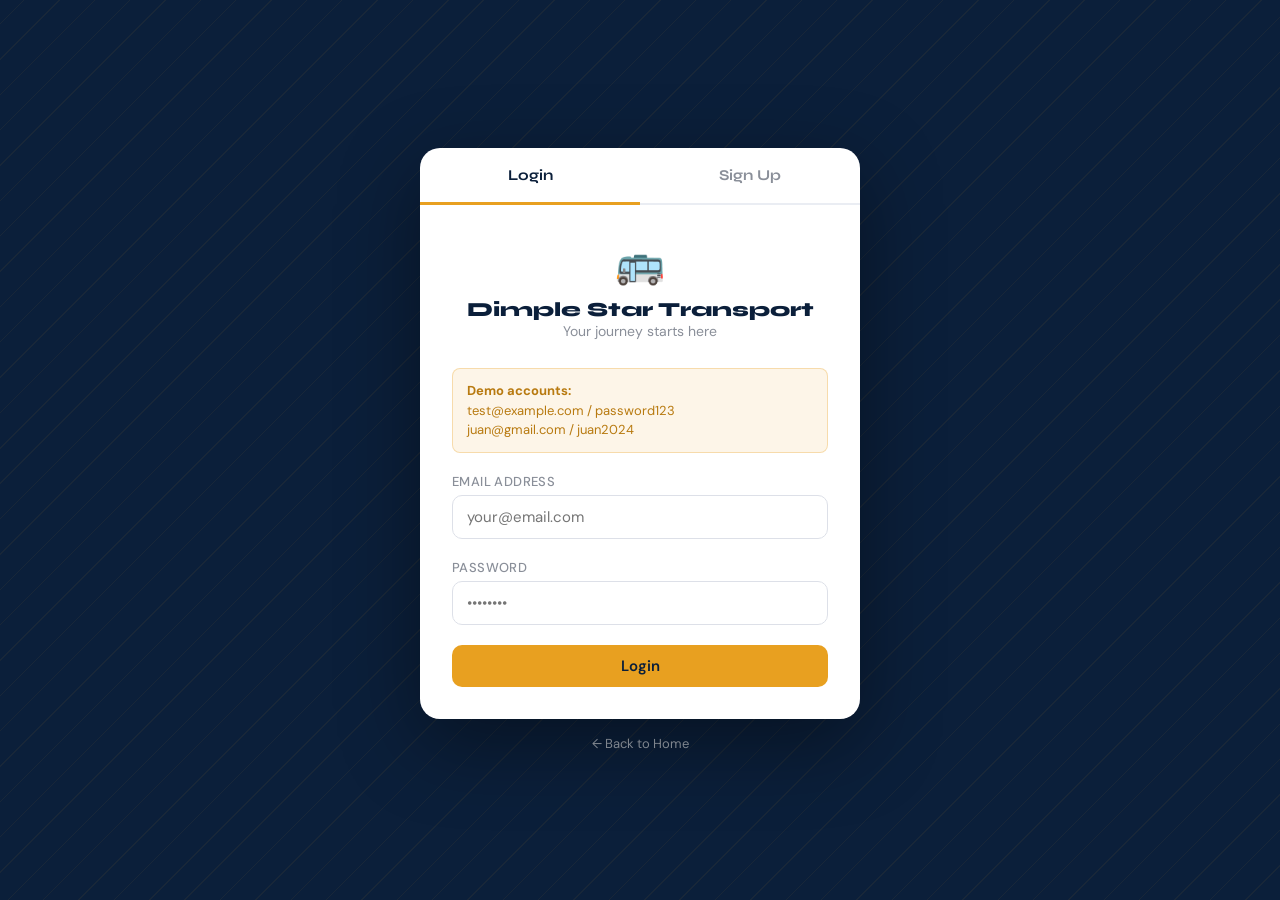
<file: signlog.html>
<!DOCTYPE html>
<html lang="en">
<head>
  <meta charset="UTF-8" />
  <meta name="viewport" content="width=device-width, initial-scale=1.0" />
  <title>Sign Up / Login — Dimple Star Transport</title>
  <link rel="stylesheet" href="style.css" />
  <style>
    body { background: var(--navy); }
    .auth-wrap {
      min-height: 100vh;
      display: flex; align-items: center; justify-content: center;
      padding: 40px 16px;
      background: var(--navy);
      position: relative;
      overflow: hidden;
    }
    .auth-wrap::before {
      content:'';
      position:absolute; inset:0;
      background: repeating-linear-gradient(-45deg, transparent 0, transparent 24px, rgba(232,160,32,.06) 24px, rgba(232,160,32,.06) 25px);
    }
    .auth-card {
      background: var(--white);
      border-radius: 20px;
      box-shadow: 0 24px 80px rgba(0,0,0,.4);
      width: 100%; max-width: 440px;
      position: relative;
      overflow: hidden;
    }
    .auth-tabs { display: flex; border-bottom: 2px solid #EAEDF3; }
    .auth-tab {
      flex: 1; padding: 18px; text-align: center;
      font-family:'Syne',sans-serif; font-weight:700; font-size:15px;
      color: var(--gray); cursor: pointer; transition: .2s;
      border-bottom: 3px solid transparent; margin-bottom:-2px;
    }
    .auth-tab.active { color: var(--navy); border-bottom-color: var(--gold); }
    .auth-body { padding: 32px; }
    .auth-logo { text-align: center; margin-bottom: 28px; }
    .auth-logo .icon { font-size: 40px; }
    .auth-logo h2 { font-family:'Syne',sans-serif; font-size:20px; font-weight:800; color:var(--navy); margin-top:8px; }
    .auth-logo p { color:var(--gray); font-size:14px; }

    .panel { display: none; }
    .panel.active { display: block; }

    .demo-hint {
      background: rgba(232,160,32,.1); border: 1px solid rgba(232,160,32,.3);
      border-radius: 8px; padding: 12px 14px; font-size: 13px; color: var(--gold-dk);
      margin-bottom: 20px; line-height: 1.5;
    }
    .back-home { display:block; text-align:center; margin-top:16px; color:rgba(255,255,255,.6); font-size:13px; text-decoration:none; }
    .back-home:hover { color:var(--gold-lt); }
  </style>
</head>
<body>

<div class="auth-wrap">
  <div style="width:100%;max-width:440px;position:relative;">
    <div class="auth-card">
      <div class="auth-tabs">
        <div class="auth-tab active" id="tab-login" onclick="switchTab('login')">Login</div>
        <div class="auth-tab" id="tab-signup" onclick="switchTab('signup')">Sign Up</div>
      </div>

      <div class="auth-body">
        <div class="auth-logo">
          <div class="icon">🚌</div>
          <h2>Dimple Star Transport</h2>
          <p>Your journey starts here</p>
        </div>

        <!-- LOGIN -->
        <div class="panel active" id="panel-login">
          <div class="demo-hint">
            <strong>Demo accounts:</strong><br>
            test@example.com / password123<br>
            juan@gmail.com / juan2024
          </div>
          <div id="login-error" class="alert alert-error">Invalid email or password. Please try again.</div>
          <div class="field">
            <label>Email Address</label>
            <input type="email" id="login-email" placeholder="your@email.com" />
          </div>
          <div class="field">
            <label>Password</label>
            <input type="password" id="login-pass" placeholder="••••••••" onkeydown="if(event.key==='Enter')doLogin()" />
          </div>
          <button class="btn btn-primary btn-full" onclick="doLogin()">Login</button>
        </div>

        <!-- SIGNUP -->
        <div class="panel" id="panel-signup">
          <div id="signup-error" class="alert alert-error">That email is already registered.</div>
          <div id="signup-success" class="alert alert-success">Account created! You are now logged in.</div>
          <div style="display:grid;grid-template-columns:1fr 1fr;gap:12px;">
            <div class="field">
              <label>First Name</label>
              <input type="text" id="reg-fname" placeholder="Juan" />
            </div>
            <div class="field">
              <label>Last Name</label>
              <input type="text" id="reg-lname" placeholder="dela Cruz" />
            </div>
          </div>
          <div class="field">
            <label>Email Address</label>
            <input type="email" id="reg-email" placeholder="your@email.com" />
          </div>
          <div class="field">
            <label>Password</label>
            <input type="password" id="reg-pass" placeholder="At least 6 characters" />
          </div>
          <button class="btn btn-primary btn-full" onclick="doSignup()">Create Account</button>
        </div>
      </div>
    </div>
    <a href="index.html" class="back-home">← Back to Home</a>
  </div>
</div>

<script src="data.js"></script>
<script>
  // If already logged in, redirect home
  if (getSession()) location.href = 'index.html';

  function switchTab(tab) {
    document.getElementById('tab-login').classList.toggle('active', tab === 'login');
    document.getElementById('tab-signup').classList.toggle('active', tab === 'signup');
    document.getElementById('panel-login').classList.toggle('active', tab === 'login');
    document.getElementById('panel-signup').classList.toggle('active', tab === 'signup');
  }

  function doLogin() {
    const email = document.getElementById('login-email').value.trim();
    const pass  = document.getElementById('login-pass').value;
    const err   = document.getElementById('login-error');
    if (login(email, pass)) {
      location.href = 'index.html';
    } else {
      err.classList.add('show');
    }
  }

  function doSignup() {
    const fname = document.getElementById('reg-fname').value.trim();
    const lname = document.getElementById('reg-lname').value.trim();
    const email = document.getElementById('reg-email').value.trim();
    const pass  = document.getElementById('reg-pass').value;
    const err   = document.getElementById('signup-error');
    const ok    = document.getElementById('signup-success');
    err.classList.remove('show');
    ok.classList.remove('show');
    if (!fname || !lname || !email || pass.length < 6) {
      err.textContent = 'Please fill in all fields. Password must be 6+ characters.';
      err.classList.add('show'); return;
    }
    if (register(fname, lname, email, pass)) {
      ok.classList.add('show');
      setTimeout(() => location.href = 'index.html', 1200);
    } else {
      err.textContent = 'That email is already registered. Please login instead.';
      err.classList.add('show');
    }
  }
</script>
<script>
function toggleMenu() {
  var hb = document.getElementById('hamburger');
  var mn = document.getElementById('mobile-nav');
  if (hb) hb.classList.toggle('open');
  if (mn) mn.classList.toggle('open');
}
</script>
</body>
</html>
</file>
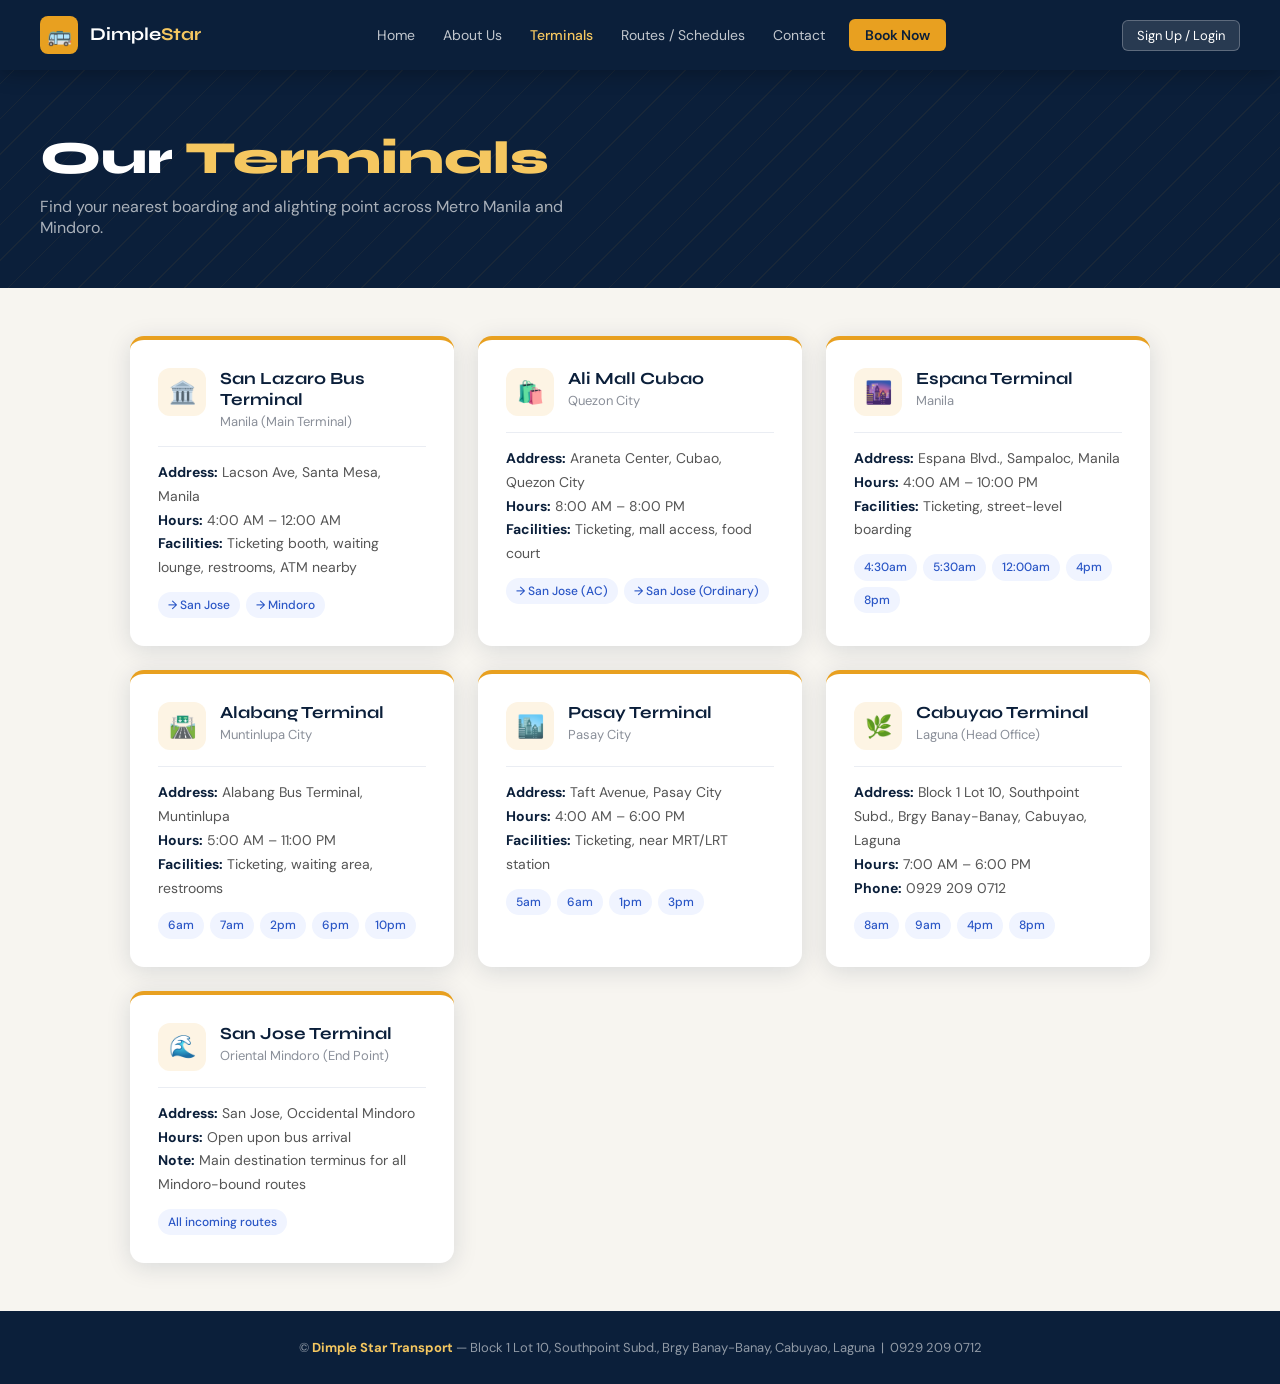
<file: terminal.html>
<!DOCTYPE html>
<html lang="en">
<head>
  <meta charset="UTF-8" />
  <meta name="viewport" content="width=device-width, initial-scale=1.0" />
  <title>Terminals — Dimple Star Transport</title>
  <link rel="stylesheet" href="style.css" />
  <style>
    .terminal-grid { display:grid; grid-template-columns:repeat(auto-fit,minmax(300px,1fr)); gap:24px; }
    .terminal-card {
      background:var(--white); border-radius:14px; padding:28px; box-shadow:var(--shadow);
      border-top:4px solid var(--gold); transition:.2s;
    }
    .terminal-card:hover { transform:translateY(-3px); box-shadow:0 12px 36px rgba(11,31,58,.15); }
    .t-header { display:flex; gap:14px; align-items:flex-start; margin-bottom:16px; }
    .t-icon { width:48px;height:48px; background:rgba(232,160,32,.12); border-radius:12px; display:flex;align-items:center;justify-content:center; font-size:22px; flex-shrink:0; }
    .t-header h3 { font-family:'Syne',sans-serif; font-size:17px; font-weight:700; color:var(--navy); }
    .t-header p  { font-size:13px; color:var(--gray); margin-top:3px; }
    .t-details { font-size:14px; color:#555; line-height:1.7; border-top:1px solid #EAEDF3; padding-top:14px; }
    .t-details strong { color:var(--navy); }
    .t-routes { display:flex; flex-wrap:wrap; gap:6px; margin-top:12px; }
    .t-routes span { background:#F0F4FF; color:#2A56C6; font-size:12px; font-weight:500; padding:3px 10px; border-radius:20px; }
  </style>
</head>
<body>

<header class="site-header">
  <a href="index.html" class="brand">
    <div class="brand-icon">🚌</div>
    <div class="brand-name">Dimple<span>Star</span></div>
  </a>
  <nav>
    <a href="index.html">Home</a>
    <a href="about.html">About Us</a>
    <a href="terminal.html" class="active">Terminals</a>
    <a href="routeschedule.html">Routes / Schedules</a>
    <a href="contact.html">Contact</a>
    <a href="book.html" class="book-btn">Book Now</a>
  </nav>
  <div class="nav-auth" id="nav-auth"></div>
  <button class="hamburger" id="hamburger" aria-label="Toggle menu" onclick="toggleMenu()">
    <span></span><span></span><span></span>
  </button>
</header>
<nav class="mobile-nav" id="mobile-nav">
  <a href="index.html">Home</a>
  <a href="about.html">About Us</a>
  <a href="terminal.html" class="active">Terminals</a>
  <a href="routeschedule.html">Routes / Schedules</a>
  <a href="contact.html">Contact</a>
  <a href="book.html" class="book-btn">Book Now</a>
</nav>

<section class="page-hero">
  <h1>Our <span class="accent">Terminals</span></h1>
  <p>Find your nearest boarding and alighting point across Metro Manila and Mindoro.</p>
</section>

<div class="main-content">
  <div class="terminal-grid">

    <div class="terminal-card">
      <div class="t-header">
        <div class="t-icon">🏛️</div>
        <div>
          <h3>San Lazaro Bus Terminal</h3>
          <p>Manila (Main Terminal)</p>
        </div>
      </div>
      <div class="t-details">
        <strong>Address:</strong> Lacson Ave, Santa Mesa, Manila<br>
        <strong>Hours:</strong> 4:00 AM – 12:00 AM<br>
        <strong>Facilities:</strong> Ticketing booth, waiting lounge, restrooms, ATM nearby<br>
        <div class="t-routes">
          <span>→ San Jose</span><span>→ Mindoro</span>
        </div>
      </div>
    </div>

    <div class="terminal-card">
      <div class="t-header">
        <div class="t-icon">🛍️</div>
        <div>
          <h3>Ali Mall Cubao</h3>
          <p>Quezon City</p>
        </div>
      </div>
      <div class="t-details">
        <strong>Address:</strong> Araneta Center, Cubao, Quezon City<br>
        <strong>Hours:</strong> 8:00 AM – 8:00 PM<br>
        <strong>Facilities:</strong> Ticketing, mall access, food court<br>
        <div class="t-routes">
          <span>→ San Jose (AC)</span><span>→ San Jose (Ordinary)</span>
        </div>
      </div>
    </div>

    <div class="terminal-card">
      <div class="t-header">
        <div class="t-icon">🌆</div>
        <div>
          <h3>Espana Terminal</h3>
          <p>Manila</p>
        </div>
      </div>
      <div class="t-details">
        <strong>Address:</strong> Espana Blvd., Sampaloc, Manila<br>
        <strong>Hours:</strong> 4:00 AM – 10:00 PM<br>
        <strong>Facilities:</strong> Ticketing, street-level boarding<br>
        <div class="t-routes">
          <span>4:30am</span><span>5:30am</span><span>12:00am</span><span>4pm</span><span>8pm</span>
        </div>
      </div>
    </div>

    <div class="terminal-card">
      <div class="t-header">
        <div class="t-icon">🛣️</div>
        <div>
          <h3>Alabang Terminal</h3>
          <p>Muntinlupa City</p>
        </div>
      </div>
      <div class="t-details">
        <strong>Address:</strong> Alabang Bus Terminal, Muntinlupa<br>
        <strong>Hours:</strong> 5:00 AM – 11:00 PM<br>
        <strong>Facilities:</strong> Ticketing, waiting area, restrooms<br>
        <div class="t-routes">
          <span>6am</span><span>7am</span><span>2pm</span><span>6pm</span><span>10pm</span>
        </div>
      </div>
    </div>

    <div class="terminal-card">
      <div class="t-header">
        <div class="t-icon">🏙️</div>
        <div>
          <h3>Pasay Terminal</h3>
          <p>Pasay City</p>
        </div>
      </div>
      <div class="t-details">
        <strong>Address:</strong> Taft Avenue, Pasay City<br>
        <strong>Hours:</strong> 4:00 AM – 6:00 PM<br>
        <strong>Facilities:</strong> Ticketing, near MRT/LRT station<br>
        <div class="t-routes">
          <span>5am</span><span>6am</span><span>1pm</span><span>3pm</span>
        </div>
      </div>
    </div>

    <div class="terminal-card">
      <div class="t-header">
        <div class="t-icon">🌿</div>
        <div>
          <h3>Cabuyao Terminal</h3>
          <p>Laguna (Head Office)</p>
        </div>
      </div>
      <div class="t-details">
        <strong>Address:</strong> Block 1 Lot 10, Southpoint Subd., Brgy Banay-Banay, Cabuyao, Laguna<br>
        <strong>Hours:</strong> 7:00 AM – 6:00 PM<br>
        <strong>Phone:</strong> 0929 209 0712<br>
        <div class="t-routes">
          <span>8am</span><span>9am</span><span>4pm</span><span>8pm</span>
        </div>
      </div>
    </div>

    <div class="terminal-card">
      <div class="t-header">
        <div class="t-icon">🌊</div>
        <div>
          <h3>San Jose Terminal</h3>
          <p>Oriental Mindoro (End Point)</p>
        </div>
      </div>
      <div class="t-details">
        <strong>Address:</strong> San Jose, Occidental Mindoro<br>
        <strong>Hours:</strong> Open upon bus arrival<br>
        <strong>Note:</strong> Main destination terminus for all Mindoro-bound routes<br>
        <div class="t-routes">
          <span>All incoming routes</span>
        </div>
      </div>
    </div>

  </div>
</div>

<footer class="site-footer">
  <p>&copy; <strong>Dimple Star Transport</strong> — Block 1 Lot 10, Southpoint Subd., Brgy Banay-Banay, Cabuyao, Laguna &nbsp;|&nbsp; 0929 209 0712</p>
</footer>

<script src="data.js"></script>
<script>renderNavAuth();</script>

<script>
function toggleMenu() {
  var hb = document.getElementById('hamburger');
  var mn = document.getElementById('mobile-nav');
  if (hb) hb.classList.toggle('open');
  if (mn) mn.classList.toggle('open');
}
</script>
</body>
</html>
</file>
<file: style.css>
/* ===== Dimple Star Transport — Global Styles ===== */
@import url('https://fonts.googleapis.com/css2?family=Syne:wght@400;600;700;800&family=DM+Sans:wght@300;400;500&display=swap');

:root {
  --gold:    #E8A020;
  --gold-lt: #F5C760;
  --gold-dk: #B87A10;
  --navy:    #0B1F3A;
  --navy-md: #152D52;
  --navy-lt: #1E3F6E;
  --white:   #FFFFFF;
  --off:     #F7F5F0;
  --gray:    #8A8F99;
  --text:    #1C1C2E;
  --radius:  10px;
  --shadow:  0 4px 24px rgba(11,31,58,.13);
  --header-h: 70px;
}

*, *::before, *::after { box-sizing: border-box; margin: 0; padding: 0; }

html { scroll-behavior: smooth; }

body {
  font-family: 'DM Sans', sans-serif;
  background: var(--off);
  color: var(--text);
  min-height: 100vh;
  display: flex;
  flex-direction: column;
}

/* ================================================================
   HEADER
   ================================================================ */
.site-header {
  background: var(--navy);
  color: var(--white);
  padding: 0 40px;
  display: flex;
  align-items: center;
  justify-content: space-between;
  height: var(--header-h);
  position: sticky;
  top: 0;
  z-index: 100;
  box-shadow: 0 2px 20px rgba(0,0,0,.3);
}

.site-header .brand {
  display: flex;
  align-items: center;
  gap: 12px;
  text-decoration: none;
  flex-shrink: 0;
}
.site-header .brand-icon {
  width: 38px; height: 38px;
  background: var(--gold);
  border-radius: 8px;
  display: flex; align-items: center; justify-content: center;
  font-size: 20px;
}
.site-header .brand-name {
  font-family: 'Syne', sans-serif;
  font-weight: 700;
  font-size: 18px;
  color: var(--white);
  line-height: 1.1;
}
.site-header .brand-name span { color: var(--gold-lt); }

/* ================================================================
   NAV (desktop)
   ================================================================ */
nav {
  display: flex;
  align-items: center;
  gap: 4px;
}
nav a {
  color: rgba(255,255,255,.75);
  text-decoration: none;
  font-size: 14px;
  font-weight: 400;
  padding: 6px 12px;
  border-radius: 6px;
  transition: color .2s, background .2s;
  white-space: nowrap;
}
nav a:hover { color: var(--white); background: rgba(255,255,255,.1); }
nav a.active { color: var(--gold-lt); font-weight: 500; }
nav a.book-btn {
  background: var(--gold);
  color: var(--navy);
  font-weight: 600;
  padding: 7px 16px;
  margin-left: 8px;
}
nav a.book-btn:hover { background: var(--gold-lt); color: var(--navy); }

/* ================================================================
   AUTH AREA (right side of header)
   ================================================================ */
.nav-auth {
  display: flex;
  align-items: center;
  gap: 10px;
  flex-shrink: 0;
  margin-left: 12px;
}
.nav-welcome { color: rgba(255,255,255,.8); font-size: 13px; white-space: nowrap; }
.nav-link-btn {
  background: rgba(255,255,255,.12);
  color: var(--white) !important;
  border: 1px solid rgba(255,255,255,.25);
  border-radius: 6px;
  padding: 6px 14px;
  font-size: 13px;
  text-decoration: none;
  transition: background .2s;
  white-space: nowrap;
}
.nav-link-btn:hover { background: rgba(255,255,255,.22) !important; }

/* ================================================================
   HAMBURGER (mobile only)
   ================================================================ */
.hamburger {
  display: none;
  flex-direction: column;
  justify-content: center;
  gap: 5px;
  width: 36px; height: 36px;
  background: none;
  border: none;
  cursor: pointer;
  padding: 4px;
  border-radius: 6px;
  transition: background .2s;
  flex-shrink: 0;
}
.hamburger:hover { background: rgba(255,255,255,.1); }
.hamburger span {
  display: block;
  width: 22px; height: 2px;
  background: var(--white);
  border-radius: 2px;
  transition: transform .3s, opacity .3s;
}
/* X state */
.hamburger.open span:nth-child(1) { transform: translateY(7px) rotate(45deg); }
.hamburger.open span:nth-child(2) { opacity: 0; }
.hamburger.open span:nth-child(3) { transform: translateY(-7px) rotate(-45deg); }

/* Mobile nav drawer */
.mobile-nav {
  display: none;
  flex-direction: column;
  background: var(--navy-md);
  padding: 8px 0 16px;
  box-shadow: 0 8px 24px rgba(0,0,0,.3);
}
.mobile-nav.open { display: flex; }
.mobile-nav a {
  color: rgba(255,255,255,.8);
  text-decoration: none;
  font-size: 15px;
  padding: 12px 24px;
  transition: background .2s, color .2s;
  border-bottom: 1px solid rgba(255,255,255,.06);
}
.mobile-nav a:last-child { border-bottom: none; }
.mobile-nav a:hover, .mobile-nav a.active { background: rgba(255,255,255,.08); color: var(--gold-lt); }
.mobile-nav a.book-btn {
  background: var(--gold);
  color: var(--navy);
  font-weight: 600;
  margin: 10px 16px 0;
  border-radius: 8px;
  text-align: center;
  border-bottom: none;
}
.mobile-nav a.book-btn:hover { background: var(--gold-lt); }

/* ================================================================
   PAGE HERO
   ================================================================ */
.page-hero {
  background: var(--navy);
  color: var(--white);
  padding: 60px 40px 50px;
  position: relative;
  overflow: hidden;
}
.page-hero::before {
  content: '';
  position: absolute; inset: 0;
  background: repeating-linear-gradient(
    -45deg,
    transparent 0, transparent 24px,
    rgba(232,160,32,.06) 24px, rgba(232,160,32,.06) 25px
  );
  pointer-events: none;
}
.page-hero h1 {
  font-family: 'Syne', sans-serif;
  font-size: clamp(28px, 4vw, 46px);
  font-weight: 800;
  position: relative;
}
.page-hero h1 .accent { color: var(--gold-lt); }
.page-hero p {
  color: rgba(255,255,255,.65);
  margin-top: 10px;
  font-size: 16px;
  position: relative;
  max-width: 560px;
}

/* ================================================================
   MAIN CONTENT
   ================================================================ */
.main-content {
  flex: 1;
  padding: 48px 40px;
  max-width: 1100px;
  width: 100%;
  margin: 0 auto;
}

/* ================================================================
   CARDS
   ================================================================ */
.card {
  background: var(--white);
  border-radius: 14px;
  box-shadow: var(--shadow);
  padding: 32px;
}
.card h2 {
  font-family: 'Syne', sans-serif;
  font-size: 20px;
  font-weight: 700;
  margin-bottom: 20px;
  color: var(--navy);
}
.card h3 {
  font-family: 'Syne', sans-serif;
  font-size: 16px;
  font-weight: 600;
  color: var(--navy);
  margin-bottom: 8px;
}

/* ================================================================
   FOOTER
   ================================================================ */
.site-footer {
  background: var(--navy);
  color: rgba(255,255,255,.55);
  text-align: center;
  padding: 28px 40px;
  font-size: 13px;
  margin-top: auto;
}
.site-footer strong { color: var(--gold-lt); }

/* ================================================================
   FORM ELEMENTS
   ================================================================ */
label {
  font-size: 13px;
  font-weight: 500;
  color: var(--gray);
  display: block;
  margin-bottom: 5px;
  letter-spacing: .03em;
  text-transform: uppercase;
}
input[type=text], input[type=email], input[type=password],
input[type=number], input[type=date], select, textarea {
  width: 100%;
  padding: 11px 14px;
  border: 1.5px solid #DDE0E8;
  border-radius: var(--radius);
  font-family: 'DM Sans', sans-serif;
  font-size: 15px;
  color: var(--text);
  background: var(--white);
  transition: border-color .2s, box-shadow .2s;
  outline: none;
  appearance: none;
  -webkit-appearance: none;
}
input:focus, select:focus, textarea:focus {
  border-color: var(--gold);
  box-shadow: 0 0 0 3px rgba(232,160,32,.15);
}
select {
  background-image: url("data:image/svg+xml,%3Csvg xmlns='http://www.w3.org/2000/svg' width='12' height='8' viewBox='0 0 12 8'%3E%3Cpath d='M1 1l5 5 5-5' stroke='%238A8F99' stroke-width='1.5' fill='none' stroke-linecap='round'/%3E%3C/svg%3E");
  background-repeat: no-repeat;
  background-position: right 14px center;
  padding-right: 36px;
}
.field { margin-bottom: 20px; }

/* ================================================================
   BUTTONS
   ================================================================ */
.btn {
  display: inline-flex;
  align-items: center;
  justify-content: center;
  gap: 8px;
  padding: 12px 28px;
  border-radius: var(--radius);
  font-family: 'DM Sans', sans-serif;
  font-size: 15px;
  font-weight: 600;
  cursor: pointer;
  border: none;
  transition: transform .15s, box-shadow .15s, background .2s;
  text-decoration: none;
  line-height: 1.2;
}
.btn:active { transform: scale(.98); }
.btn-primary { background: var(--gold); color: var(--navy); }
.btn-primary:hover { background: var(--gold-lt); box-shadow: 0 6px 20px rgba(232,160,32,.35); }
.btn-outline { background: transparent; color: var(--navy); border: 2px solid var(--navy); }
.btn-outline:hover { background: var(--navy); color: var(--white); }
.btn-navy { background: var(--navy); color: var(--white); }
.btn-navy:hover { background: var(--navy-lt); }
.btn-full { width: 100%; }

/* ================================================================
   ALERTS
   ================================================================ */
.alert {
  padding: 12px 16px;
  border-radius: 8px;
  font-size: 14px;
  margin-bottom: 16px;
  display: none;
}
.alert.show { display: block; }
.alert-error   { background: #FEE8E8; color: #C0392B; border-left: 4px solid #C0392B; }
.alert-success { background: #E8F8F0; color: #1A8C52; border-left: 4px solid #1A8C52; }

/* ================================================================
   TABLE
   ================================================================ */
.data-table { width: 100%; border-collapse: collapse; font-size: 14px; }
.data-table th {
  background: var(--navy);
  color: var(--gold-lt);
  font-family: 'Syne', sans-serif;
  font-weight: 600;
  font-size: 12px;
  letter-spacing: .05em;
  text-transform: uppercase;
  padding: 12px 16px;
  text-align: left;
}
.data-table td {
  padding: 12px 16px;
  border-bottom: 1px solid #EAEDF3;
  color: var(--text);
  vertical-align: middle;
}
.data-table tr:last-child td { border-bottom: none; }
.data-table tr:hover td { background: #F9F8F5; }
.data-table .badge {
  display: inline-block;
  padding: 3px 10px;
  border-radius: 20px;
  font-size: 12px;
  font-weight: 500;
}
.badge-ac    { background: #E8F0FE; color: #2A56C6; }
.badge-ord   { background: #FEF3E2; color: #B06000; }
.badge-price { background: #E8F8F0; color: #1A8C52; font-weight: 600; }

/* ================================================================
   RESPONSIVE — BREAKPOINTS
   ================================================================ */

/* Tablet: hide desktop nav, show hamburger */
@media (max-width: 900px) {
  nav { display: none; }
  .hamburger { display: flex; }
  .site-header { padding: 0 20px; gap: 12px; }
  .nav-auth { margin-left: auto; }
}

/* Small tablets / large phones */
@media (max-width: 768px) {
  .site-header { padding: 0 16px; }
  .main-content { padding: 28px 20px; }
  .page-hero { padding: 40px 20px 32px; }
  .site-footer { padding: 24px 20px; }
  .card { padding: 24px 20px; }
}

/* Mobile */
@media (max-width: 480px) {
  .site-header { padding: 0 14px; }
  .main-content { padding: 20px 14px; }
  .page-hero { padding: 32px 14px 24px; }
  .card { padding: 20px 16px; }
  .btn { padding: 11px 20px; font-size: 14px; }
}
</file>
